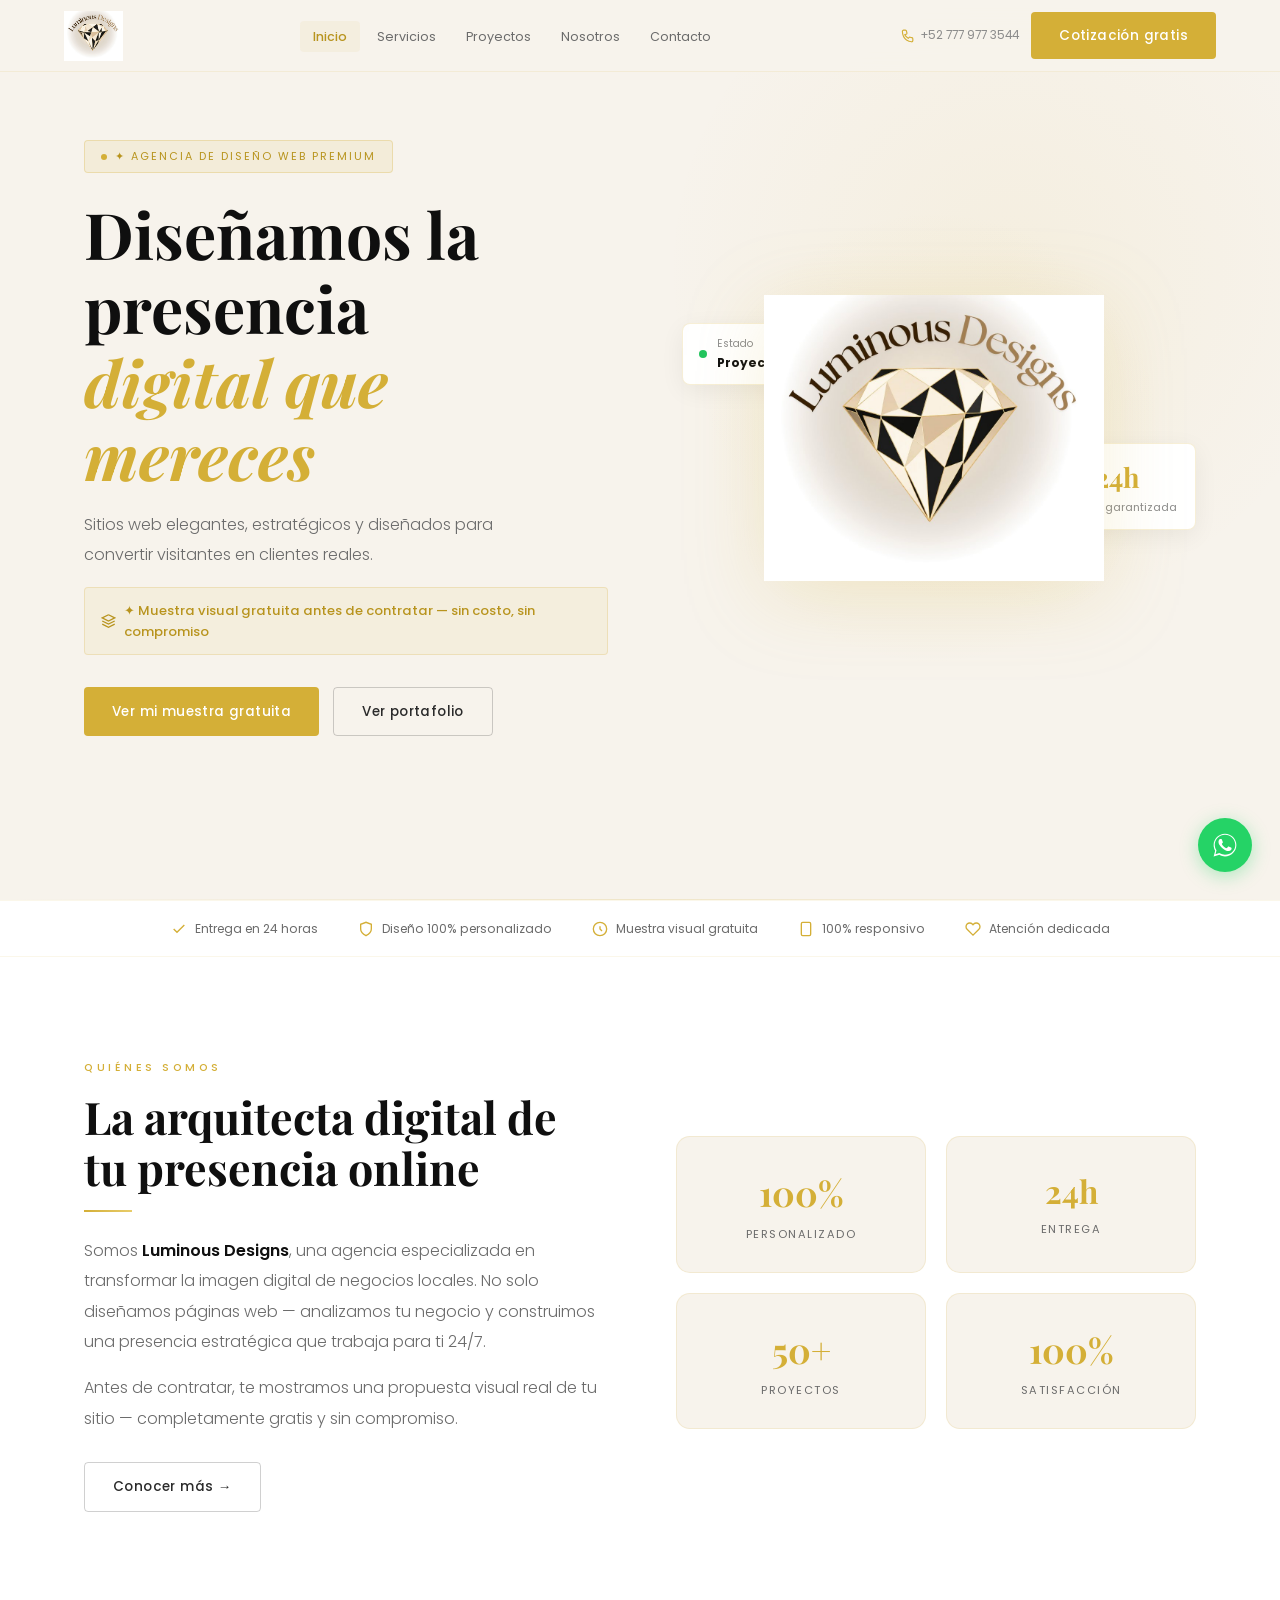
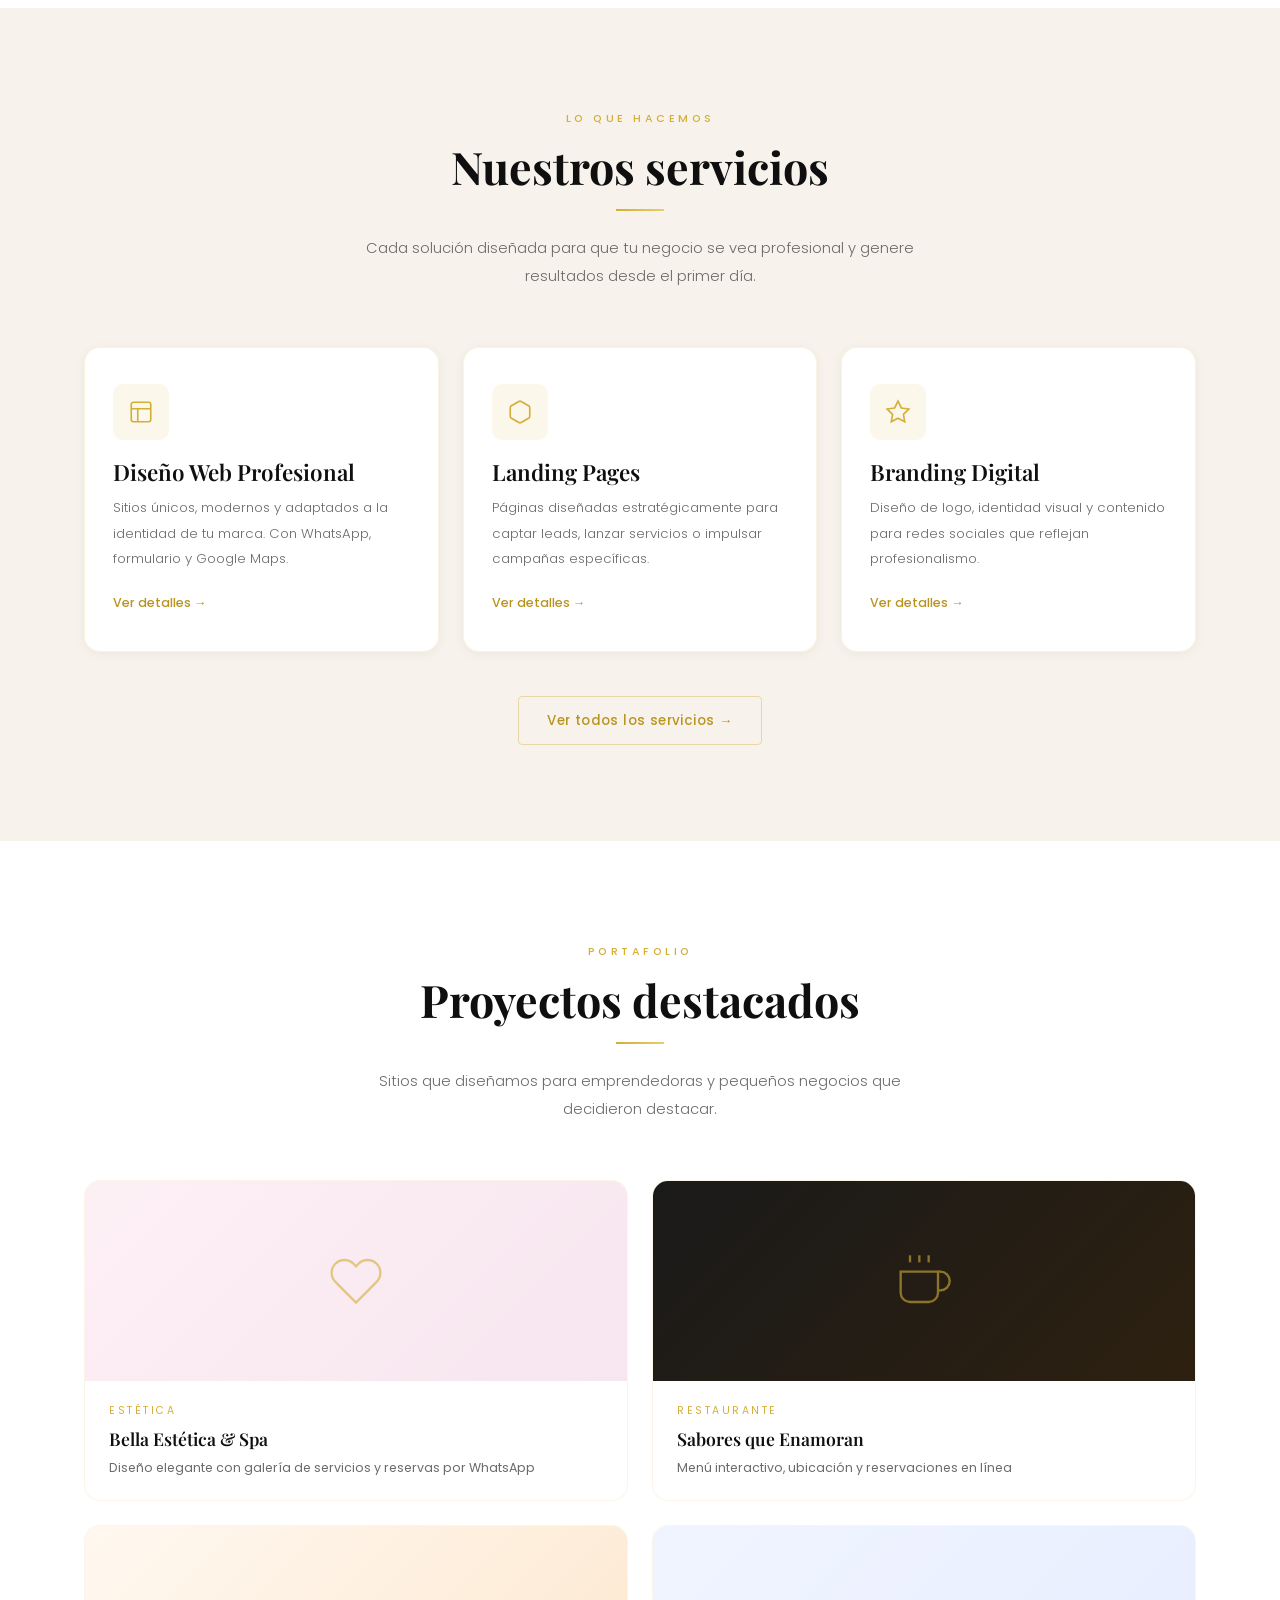
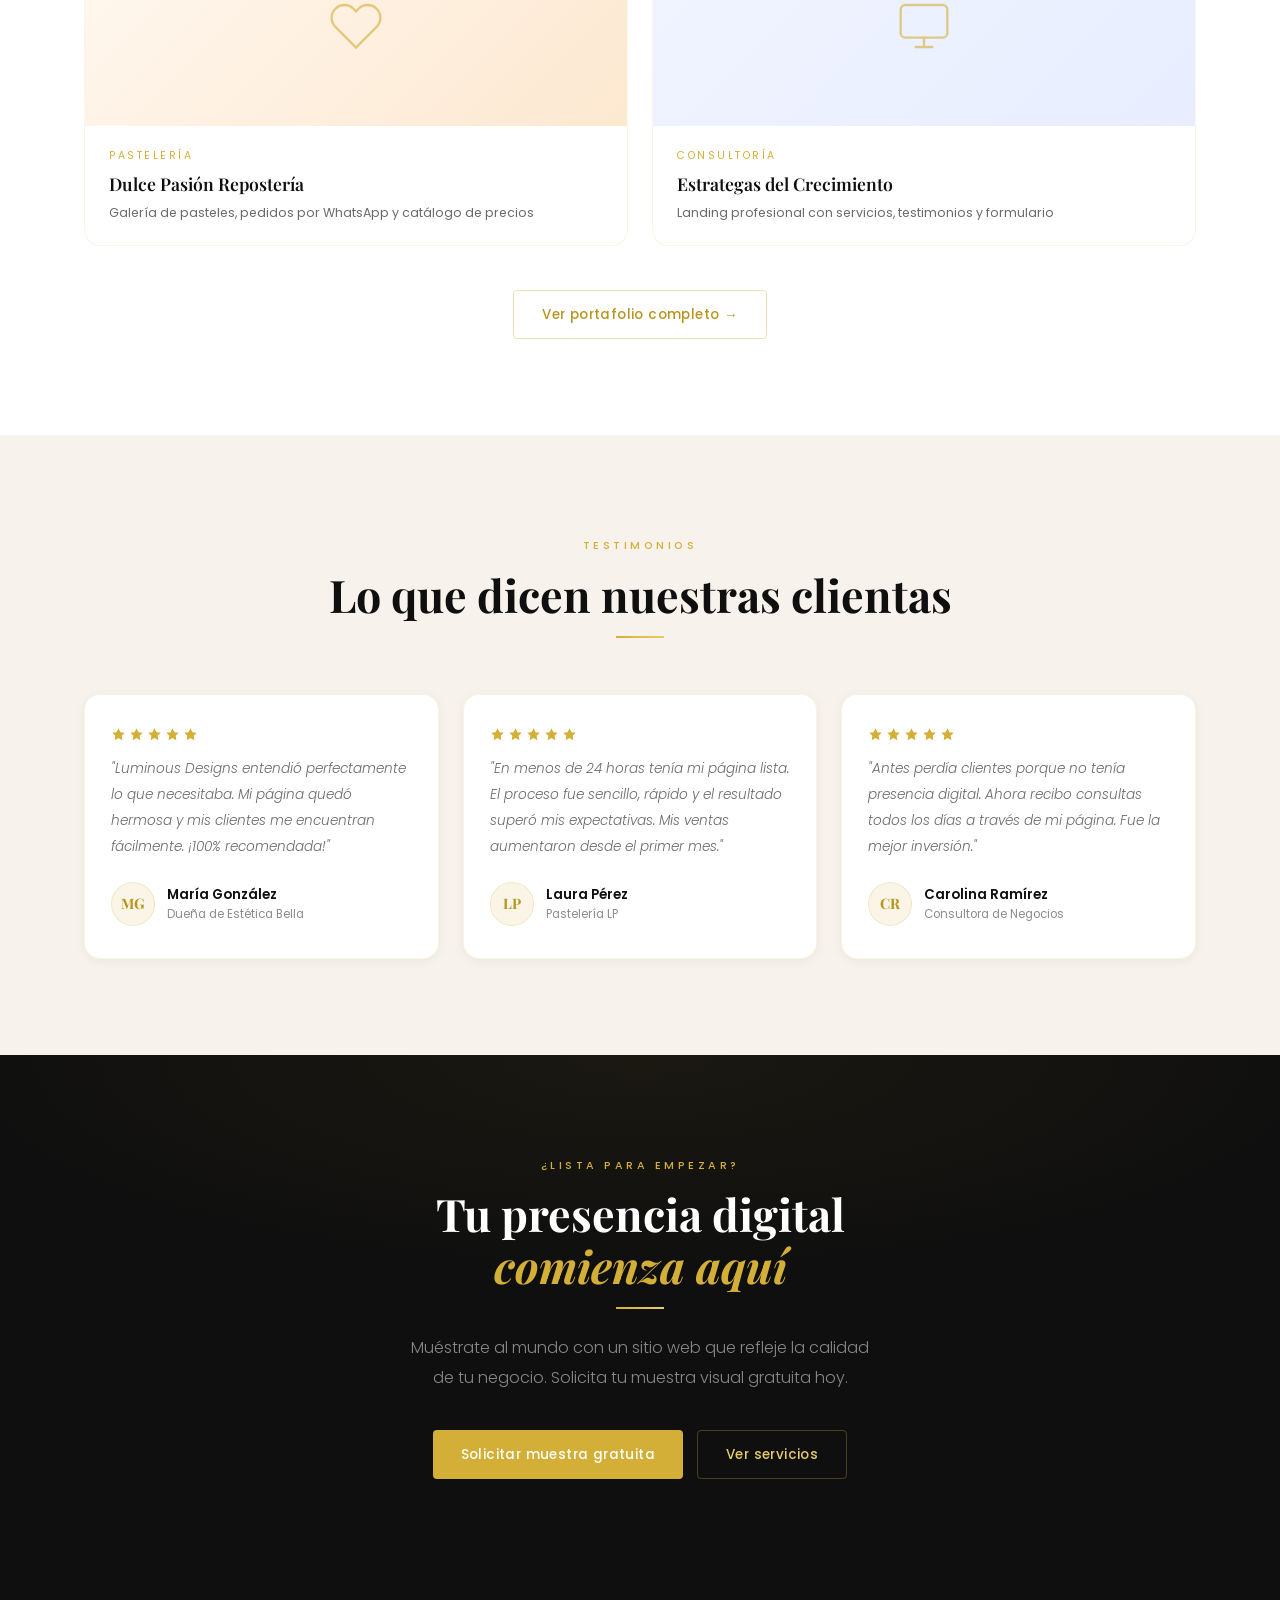
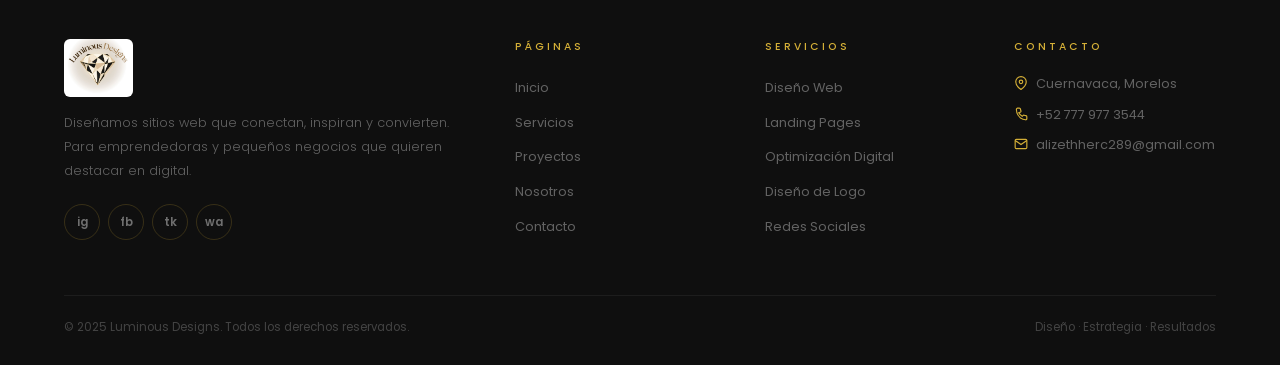
<file: index.html>
<!DOCTYPE html>
<html lang="es">
<head>
  <meta charset="UTF-8">
  <meta name="viewport" content="width=device-width, initial-scale=1.0">
  <meta name="description" content="Diseñamos sitios web profesionales para emprendedoras y pequeños negocios. Muestra visual gratuita antes de contratar. Entrega en 24 horas.">
  <meta name="robots" content="index, follow">
  <meta property="og:title" content="Luminous Designs | Diseño Web Premium en Cuernavaca">
  <meta property="og:description" content="Diseñamos sitios web profesionales para emprendedoras y pequeños negocios. Muestra visual gratuita antes de contratar. Entrega en 24 horas.">
  <meta property="og:type" content="website">
  <title>Luminous Designs | Diseño Web Premium en Cuernavaca</title>
  <link rel="stylesheet" href="css/main.css">
  <link rel="preconnect" href="https://fonts.googleapis.com">
</head>
<body>

<!-- PAGE TRANSITION -->
<div id="page-transition"></div>

<!-- NAVBAR -->
<nav id="navbar" role="navigation" aria-label="Navegación principal">
  <div class="nav-inner">
    <a href="index.html" class="nav-logo" aria-label="Luminous Designs — inicio">
      <img src="[data-uri]" alt="Luminous Designs" loading="eager">
    </a>
    <ul class="nav-links">
      <li><a href="index.html">Inicio</a></li>
      <li><a href="servicios.html">Servicios</a></li>
      <li><a href="proyectos.html">Proyectos</a></li>
      <li><a href="nosotros.html">Nosotros</a></li>
      <li><a href="contacto.html">Contacto</a></li>
    </ul>
    <div class="nav-right">
      <span class="nav-tel">
        <svg width="14" height="14" viewBox="0 0 24 24" fill="none" stroke="currentColor" stroke-width="2"><path d="M22 16.92v3a2 2 0 0 1-2.18 2 19.79 19.79 0 0 1-8.63-3.07A19.5 19.5 0 0 1 4.11 4.11 2 2 0 0 1 6.11 2h3a2 2 0 0 1 2 1.72c.127.96.361 1.903.7 2.81a2 2 0 0 1-.45 2.11L8.09 9.91a16 16 0 0 0 6 6l1.27-1.27a2 2 0 0 1 2.11-.45c.907.339 1.85.573 2.81.7A2 2 0 0 1 22 16.92z"/></svg>
        +52 777 977 3544
      </span>
      <a href="contacto.html" class="btn btn-gold">Cotización gratis</a>
    </div>
    <button class="hamburger" aria-label="Abrir menú" aria-expanded="false">
      <span></span><span></span><span></span>
    </button>
  </div>
</nav>

<!-- MOBILE MENU -->
<nav id="mobile-menu" aria-label="Menú móvil">
  <a href="index.html">Inicio</a>
  <a href="servicios.html">Servicios</a>
  <a href="proyectos.html">Proyectos</a>
  <a href="nosotros.html">Nosotros</a>
  <a href="contacto.html">Contacto</a>
  <a href="contacto.html" class="btn btn-gold">Cotización gratis</a>
</nav>

<main id="main-content">

  <!-- ── HERO ── -->
  <section class="hero" aria-label="Sección principal" style="background:var(--marfil)">
    <div class="hero-bg-glow"></div>
    <div class="section-inner" style="width:100%">
      <div style="display:grid;grid-template-columns:1fr 1fr;gap:64px;align-items:center">
        <div>
          <div class="badge">✦ Agencia de Diseño Web Premium</div>
          <h1 style="margin-bottom:18px">Diseñamos la presencia<br><em style="color:var(--dorado);font-style:italic">digital que mereces</em></h1>
          <p style="font-size:1rem;max-width:480px;margin-bottom:16px">Sitios web elegantes, estratégicos y diseñados para convertir visitantes en clientes reales.</p>
          <div style="display:flex;align-items:center;gap:8px;background:rgba(212,175,55,.08);border:1px solid rgba(212,175,55,.22);border-radius:4px;padding:12px 16px;margin-bottom:32px;font-size:.82rem;color:var(--dorado-dark);font-weight:500">
            <svg width="16" height="16" viewBox="0 0 24 24" fill="none" stroke="currentColor" stroke-width="2"><path d="M12 2L2 7l10 5 10-5-10-5M2 17l10 5 10-5M2 12l10 5 10-5"/></svg>
            ✦ Muestra visual gratuita antes de contratar — sin costo, sin compromiso
          </div>
          <div style="display:flex;gap:14px;flex-wrap:wrap">
            <a href="contacto.html" class="btn btn-gold">Ver mi muestra gratuita</a>
            <a href="proyectos.html" class="btn btn-outline">Ver portafolio</a>
          </div>
        </div>
        <div style="display:flex;justify-content:center;align-items:center;position:relative">
          <div style="position:absolute;width:460px;height:460px;border-radius:50%;background:radial-gradient(circle,rgba(212,175,55,.1) 0%,transparent 70%)"></div>
          <img src="[data-uri]" alt="Luminous Designs" style="width:340px;max-width:90%;filter:drop-shadow(0 16px 40px rgba(212,175,55,.18));position:relative;z-index:1;animation:heroFloat 6s ease-in-out infinite">
          <div style="position:absolute;top:10%;left:2%;background:var(--blanco);border:1px solid rgba(212,175,55,.2);border-radius:8px;padding:12px 16px;box-shadow:0 6px 24px rgba(0,0,0,.06);display:flex;align-items:center;gap:10px;font-size:.76rem">
            <div style="width:8px;height:8px;border-radius:50%;background:#22C55E;flex-shrink:0"></div>
            <div><div style="font-size:.64rem;color:var(--gris)">Estado</div><strong style="color:var(--negro)">Proyecto activo</strong></div>
          </div>
          <div style="position:absolute;bottom:18%;right:0;background:var(--blanco);border:1px solid rgba(212,175,55,.2);border-radius:8px;padding:12px 18px;box-shadow:0 6px 24px rgba(0,0,0,.06);text-align:center;font-size:.74rem">
            <div style="font-family:'Playfair Display',serif;font-size:1.7rem;font-weight:700;color:var(--dorado)">24h</div>
            <div style="color:var(--gris);font-size:.68rem">Entrega garantizada</div>
          </div>
        </div>
      </div>
    </div>
    <div style="position:absolute;bottom:0;left:0;right:0;height:1px;background:linear-gradient(90deg,transparent,rgba(212,175,55,.2),transparent)"></div>
    <style>@keyframes heroFloat{0%,100%{transform:translateY(0)}50%{transform:translateY(-12px)}}</style>
  </section>

  <!-- ── TRUST BAR ── -->
  <div class="trust-bar" role="complementary" aria-label="Diferenciadores">
    <div class="trust-bar-inner">
      <div class="trust-item"><svg width="16" height="16" viewBox="0 0 24 24" fill="none" stroke="currentColor" stroke-width="2"><polyline points="20 6 9 17 4 12"/></svg>Entrega en 24 horas</div>
      <div class="trust-item"><svg width="16" height="16" viewBox="0 0 24 24" fill="none" stroke="currentColor" stroke-width="2"><path d="M12 22s8-4 8-10V5l-8-3-8 3v7c0 6 8 10 8 10z"/></svg>Diseño 100% personalizado</div>
      <div class="trust-item"><svg width="16" height="16" viewBox="0 0 24 24" fill="none" stroke="currentColor" stroke-width="2"><circle cx="12" cy="12" r="10"/><path d="M12 8v4l3 3"/></svg>Muestra visual gratuita</div>
      <div class="trust-item"><svg width="16" height="16" viewBox="0 0 24 24" fill="none" stroke="currentColor" stroke-width="2"><rect x="5" y="2" width="14" height="20" rx="2"/></svg>100% responsivo</div>
      <div class="trust-item"><svg width="16" height="16" viewBox="0 0 24 24" fill="none" stroke="currentColor" stroke-width="2"><path d="M20.84 4.61a5.5 5.5 0 0 0-7.78 0L12 5.67l-1.06-1.06a5.5 5.5 0 0 0-7.78 7.78L12 21.23l7.78-7.78 1.06-1.06a5.5 5.5 0 0 0 0-7.78z"/></svg>Atención dedicada</div>
    </div>
  </div>

  <!-- ── BREVE PRESENTACIÓN ── -->
  <section style="background:var(--blanco);padding:96px 0">
    <div class="section-inner">
      <div style="display:grid;grid-template-columns:1fr 1fr;gap:72px;align-items:center">
        <div class="reveal-left">
          <span class="eyebrow">Quiénes somos</span>
          <h2 style="margin-bottom:16px">La arquitecta digital de tu presencia online</h2>
          <span class="gold-line"></span>
          <p style="margin-bottom:16px">Somos <strong style="color:var(--negro);font-weight:600">Luminous Designs</strong>, una agencia especializada en transformar la imagen digital de negocios locales. No solo diseñamos páginas web — analizamos tu negocio y construimos una presencia estratégica que trabaja para ti 24/7.</p>
          <p style="margin-bottom:28px">Antes de contratar, te mostramos una propuesta visual real de tu sitio — completamente gratis y sin compromiso.</p>
          <a href="nosotros.html" class="btn btn-outline">Conocer más →</a>
        </div>
        <div class="reveal-right">
          <div style="display:grid;grid-template-columns:1fr 1fr;gap:20px">
            <div style="background:var(--marfil);border:1px solid rgba(212,175,55,.15);border-radius:14px;padding:28px 22px;text-align:center">
              <div class="stat-num" data-count="100" data-suffix="%">0%</div>
              <div class="stat-label">Personalizado</div>
            </div>
            <div style="background:var(--marfil);border:1px solid rgba(212,175,55,.15);border-radius:14px;padding:28px 22px;text-align:center">
              <div class="stat-num" style="font-size:2rem">24h</div>
              <div class="stat-label">Entrega</div>
            </div>
            <div style="background:var(--marfil);border:1px solid rgba(212,175,55,.15);border-radius:14px;padding:28px 22px;text-align:center">
              <div class="stat-num" data-count="50" data-suffix="+">0+</div>
              <div class="stat-label">Proyectos</div>
            </div>
            <div style="background:var(--marfil);border:1px solid rgba(212,175,55,.15);border-radius:14px;padding:28px 22px;text-align:center">
              <div class="stat-num" data-count="100" data-suffix="%">0%</div>
              <div class="stat-label">Satisfacción</div>
            </div>
          </div>
        </div>
      </div>
    </div>
  </section>

  <!-- ── RESUMEN SERVICIOS ── -->
  <section style="background:var(--marfil);padding:96px 0">
    <div class="section-inner">
      <div class="section-header reveal">
        <span class="eyebrow">Lo que hacemos</span>
        <h2>Nuestros servicios</h2>
        <span class="gold-line center"></span>
        <p>Cada solución diseñada para que tu negocio se vea profesional y genere resultados desde el primer día.</p>
      </div>
      <div style="display:grid;grid-template-columns:repeat(3,1fr);gap:24px;margin-bottom:44px">
        <article class="card reveal delay-1" style="padding:36px 28px">
          <div class="icon-wrap"><svg width="26" height="26" viewBox="0 0 24 24" fill="none" stroke="currentColor" stroke-width="1.5"><rect x="3" y="3" width="18" height="18" rx="2"/><path d="M3 9h18M9 21V9"/></svg></div>
          <h3 style="margin-bottom:10px">Diseño Web Profesional</h3>
          <p style="font-size:.83rem;margin-bottom:18px">Sitios únicos, modernos y adaptados a la identidad de tu marca. Con WhatsApp, formulario y Google Maps.</p>
          <a href="servicios.html" style="font-size:.78rem;color:var(--dorado-dark);font-weight:500">Ver detalles →</a>
        </article>
        <article class="card reveal delay-2" style="padding:36px 28px">
          <div class="icon-wrap"><svg width="26" height="26" viewBox="0 0 24 24" fill="none" stroke="currentColor" stroke-width="1.5"><path d="M21 16V8a2 2 0 0 0-1-1.73l-7-4a2 2 0 0 0-2 0l-7 4A2 2 0 0 0 3 8v8a2 2 0 0 0 1 1.73l7 4a2 2 0 0 0 2 0l7-4A2 2 0 0 0 21 16z"/></svg></div>
          <h3 style="margin-bottom:10px">Landing Pages</h3>
          <p style="font-size:.83rem;margin-bottom:18px">Páginas diseñadas estratégicamente para captar leads, lanzar servicios o impulsar campañas específicas.</p>
          <a href="servicios.html" style="font-size:.78rem;color:var(--dorado-dark);font-weight:500">Ver detalles →</a>
        </article>
        <article class="card reveal delay-3" style="padding:36px 28px">
          <div class="icon-wrap"><svg width="26" height="26" viewBox="0 0 24 24" fill="none" stroke="currentColor" stroke-width="1.5"><polygon points="12 2 15.09 8.26 22 9.27 17 14.14 18.18 21.02 12 17.77 5.82 21.02 7 14.14 2 9.27 8.91 8.26 12 2"/></svg></div>
          <h3 style="margin-bottom:10px">Branding Digital</h3>
          <p style="font-size:.83rem;margin-bottom:18px">Diseño de logo, identidad visual y contenido para redes sociales que reflejan profesionalismo.</p>
          <a href="servicios.html" style="font-size:.78rem;color:var(--dorado-dark);font-weight:500">Ver detalles →</a>
        </article>
      </div>
      <div style="text-align:center">
        <a href="servicios.html" class="btn btn-outline-gold">Ver todos los servicios →</a>
      </div>
    </div>
  </section>

  <!-- ── PROYECTOS DESTACADOS ── -->
  <section style="background:var(--blanco);padding:96px 0">
    <div class="section-inner">
      <div class="section-header reveal">
        <span class="eyebrow">Portafolio</span>
        <h2>Proyectos destacados</h2>
        <span class="gold-line center"></span>
        <p>Sitios que diseñamos para emprendedoras y pequeños negocios que decidieron destacar.</p>
      </div>
      <div style="display:grid;grid-template-columns:repeat(2,1fr);gap:24px;margin-bottom:44px">
        <article class="project-card reveal delay-1">
          <div class="project-thumb" style="background:linear-gradient(135deg,#fdf0f5,#f7e5ef)">
            <svg width="56" height="56" viewBox="0 0 24 24" fill="none" stroke="#D4AF37" stroke-width="1" opacity=".6"><path d="M20.84 4.61a5.5 5.5 0 0 0-7.78 0L12 5.67l-1.06-1.06a5.5 5.5 0 0 0-7.78 7.78L12 21.23l7.78-7.78 1.06-1.06a5.5 5.5 0 0 0 0-7.78z"/></svg>
          </div>
          <div class="project-info">
            <div class="project-tipo">Estética</div>
            <div class="project-name">Bella Estética &amp; Spa</div>
            <div class="project-desc">Diseño elegante con galería de servicios y reservas por WhatsApp</div>
          </div>
        </article>
        <article class="project-card reveal delay-2">
          <div class="project-thumb" style="background:linear-gradient(135deg,#1a1a1a,#2d2010)">
            <svg width="56" height="56" viewBox="0 0 24 24" fill="none" stroke="#D4AF37" stroke-width="1" opacity=".6"><path d="M18 8h1a4 4 0 0 1 0 8h-1"/><path d="M2 8h16v9a4 4 0 0 1-4 4H6a4 4 0 0 1-4-4V8z"/><line x1="6" y1="1" x2="6" y2="4"/><line x1="10" y1="1" x2="10" y2="4"/><line x1="14" y1="1" x2="14" y2="4"/></svg>
          </div>
          <div class="project-info">
            <div class="project-tipo">Restaurante</div>
            <div class="project-name">Sabores que Enamoran</div>
            <div class="project-desc">Menú interactivo, ubicación y reservaciones en línea</div>
          </div>
        </article>
        <article class="project-card reveal delay-3">
          <div class="project-thumb" style="background:linear-gradient(135deg,#fff8f0,#fde8d0)">
            <svg width="56" height="56" viewBox="0 0 24 24" fill="none" stroke="#D4AF37" stroke-width="1" opacity=".6"><path d="M20.84 4.61a5.5 5.5 0 0 0-7.78 0L12 5.67l-1.06-1.06a5.5 5.5 0 0 0-7.78 7.78L12 21.23l7.78-7.78 1.06-1.06a5.5 5.5 0 0 0 0-7.78z"/></svg>
          </div>
          <div class="project-info">
            <div class="project-tipo">Pastelería</div>
            <div class="project-name">Dulce Pasión Repostería</div>
            <div class="project-desc">Galería de pasteles, pedidos por WhatsApp y catálogo de precios</div>
          </div>
        </article>
        <article class="project-card reveal delay-4">
          <div class="project-thumb" style="background:linear-gradient(135deg,#f0f4ff,#e8eeff)">
            <svg width="56" height="56" viewBox="0 0 24 24" fill="none" stroke="#D4AF37" stroke-width="1" opacity=".6"><rect x="2" y="3" width="20" height="14" rx="2"/><path d="M8 21h8M12 17v4"/></svg>
          </div>
          <div class="project-info">
            <div class="project-tipo">Consultoría</div>
            <div class="project-name">Estrategas del Crecimiento</div>
            <div class="project-desc">Landing profesional con servicios, testimonios y formulario</div>
          </div>
        </article>
      </div>
      <div style="text-align:center">
        <a href="proyectos.html" class="btn btn-outline-gold">Ver portafolio completo →</a>
      </div>
    </div>
  </section>

  <!-- ── TESTIMONIOS ── -->
  <section style="background:var(--marfil);padding:96px 0">
    <div class="section-inner">
      <div class="section-header reveal">
        <span class="eyebrow">Testimonios</span>
        <h2>Lo que dicen nuestras clientas</h2>
        <span class="gold-line center"></span>
      </div>
      <div style="display:grid;grid-template-columns:repeat(3,1fr);gap:24px">
        <article class="card reveal delay-1" style="padding:32px 26px">
          <div class="stars"><svg width="15" height="15" viewBox="0 0 24 24" fill="currentColor"><polygon points="12 2 15.09 8.26 22 9.27 17 14.14 18.18 21.02 12 17.77 5.82 21.02 7 14.14 2 9.27 8.91 8.26 12 2"/></svg><svg width="15" height="15" viewBox="0 0 24 24" fill="currentColor"><polygon points="12 2 15.09 8.26 22 9.27 17 14.14 18.18 21.02 12 17.77 5.82 21.02 7 14.14 2 9.27 8.91 8.26 12 2"/></svg><svg width="15" height="15" viewBox="0 0 24 24" fill="currentColor"><polygon points="12 2 15.09 8.26 22 9.27 17 14.14 18.18 21.02 12 17.77 5.82 21.02 7 14.14 2 9.27 8.91 8.26 12 2"/></svg><svg width="15" height="15" viewBox="0 0 24 24" fill="currentColor"><polygon points="12 2 15.09 8.26 22 9.27 17 14.14 18.18 21.02 12 17.77 5.82 21.02 7 14.14 2 9.27 8.91 8.26 12 2"/></svg><svg width="15" height="15" viewBox="0 0 24 24" fill="currentColor"><polygon points="12 2 15.09 8.26 22 9.27 17 14.14 18.18 21.02 12 17.77 5.82 21.02 7 14.14 2 9.27 8.91 8.26 12 2"/></svg></div>
          <p style="font-size:.85rem;font-style:italic;margin-bottom:22px">"Luminous Designs entendió perfectamente lo que necesitaba. Mi página quedó hermosa y mis clientes me encuentran fácilmente. ¡100% recomendada!"</p>
          <div style="display:flex;align-items:center;gap:12px">
            <div class="author-avatar">MG</div>
            <div><div class="author-name">María González</div><div class="author-role">Dueña de Estética Bella</div></div>
          </div>
        </article>
        <article class="card reveal delay-2" style="padding:32px 26px">
          <div class="stars"><svg width="15" height="15" viewBox="0 0 24 24" fill="currentColor"><polygon points="12 2 15.09 8.26 22 9.27 17 14.14 18.18 21.02 12 17.77 5.82 21.02 7 14.14 2 9.27 8.91 8.26 12 2"/></svg><svg width="15" height="15" viewBox="0 0 24 24" fill="currentColor"><polygon points="12 2 15.09 8.26 22 9.27 17 14.14 18.18 21.02 12 17.77 5.82 21.02 7 14.14 2 9.27 8.91 8.26 12 2"/></svg><svg width="15" height="15" viewBox="0 0 24 24" fill="currentColor"><polygon points="12 2 15.09 8.26 22 9.27 17 14.14 18.18 21.02 12 17.77 5.82 21.02 7 14.14 2 9.27 8.91 8.26 12 2"/></svg><svg width="15" height="15" viewBox="0 0 24 24" fill="currentColor"><polygon points="12 2 15.09 8.26 22 9.27 17 14.14 18.18 21.02 12 17.77 5.82 21.02 7 14.14 2 9.27 8.91 8.26 12 2"/></svg><svg width="15" height="15" viewBox="0 0 24 24" fill="currentColor"><polygon points="12 2 15.09 8.26 22 9.27 17 14.14 18.18 21.02 12 17.77 5.82 21.02 7 14.14 2 9.27 8.91 8.26 12 2"/></svg></div>
          <p style="font-size:.85rem;font-style:italic;margin-bottom:22px">"En menos de 24 horas tenía mi página lista. El proceso fue sencillo, rápido y el resultado superó mis expectativas. Mis ventas aumentaron desde el primer mes."</p>
          <div style="display:flex;align-items:center;gap:12px">
            <div class="author-avatar">LP</div>
            <div><div class="author-name">Laura Pérez</div><div class="author-role">Pastelería LP</div></div>
          </div>
        </article>
        <article class="card reveal delay-3" style="padding:32px 26px">
          <div class="stars"><svg width="15" height="15" viewBox="0 0 24 24" fill="currentColor"><polygon points="12 2 15.09 8.26 22 9.27 17 14.14 18.18 21.02 12 17.77 5.82 21.02 7 14.14 2 9.27 8.91 8.26 12 2"/></svg><svg width="15" height="15" viewBox="0 0 24 24" fill="currentColor"><polygon points="12 2 15.09 8.26 22 9.27 17 14.14 18.18 21.02 12 17.77 5.82 21.02 7 14.14 2 9.27 8.91 8.26 12 2"/></svg><svg width="15" height="15" viewBox="0 0 24 24" fill="currentColor"><polygon points="12 2 15.09 8.26 22 9.27 17 14.14 18.18 21.02 12 17.77 5.82 21.02 7 14.14 2 9.27 8.91 8.26 12 2"/></svg><svg width="15" height="15" viewBox="0 0 24 24" fill="currentColor"><polygon points="12 2 15.09 8.26 22 9.27 17 14.14 18.18 21.02 12 17.77 5.82 21.02 7 14.14 2 9.27 8.91 8.26 12 2"/></svg><svg width="15" height="15" viewBox="0 0 24 24" fill="currentColor"><polygon points="12 2 15.09 8.26 22 9.27 17 14.14 18.18 21.02 12 17.77 5.82 21.02 7 14.14 2 9.27 8.91 8.26 12 2"/></svg></div>
          <p style="font-size:.85rem;font-style:italic;margin-bottom:22px">"Antes perdía clientes porque no tenía presencia digital. Ahora recibo consultas todos los días a través de mi página. Fue la mejor inversión."</p>
          <div style="display:flex;align-items:center;gap:12px">
            <div class="author-avatar">CR</div>
            <div><div class="author-name">Carolina Ramírez</div><div class="author-role">Consultora de Negocios</div></div>
          </div>
        </article>
      </div>
    </div>
  </section>

  <!-- ── CTA FINAL ── -->
  <section class="section-dark" style="padding:96px 0;position:relative;overflow:hidden">
    <div style="position:absolute;inset:0;background:radial-gradient(ellipse 80% 60% at 50% 0%,rgba(212,175,55,.06) 0%,transparent 70%);pointer-events:none"></div>
    <div class="section-inner" style="text-align:center;position:relative">
      <span class="eyebrow">¿Lista para empezar?</span>
      <h2 style="color:var(--blanco);margin-bottom:16px">Tu presencia digital<br><em style="color:var(--dorado);font-style:italic">comienza aquí</em></h2>
      <span class="gold-line center"></span>
      <p style="max-width:480px;margin:0 auto 36px">Muéstrate al mundo con un sitio web que refleje la calidad de tu negocio. Solicita tu muestra visual gratuita hoy.</p>
      <div style="display:flex;gap:14px;justify-content:center;flex-wrap:wrap">
        <a href="contacto.html" class="btn btn-gold">Solicitar muestra gratuita</a>
        <a href="servicios.html" class="btn" style="border:1px solid rgba(212,175,55,.3);color:var(--dorado-light)">Ver servicios</a>
      </div>
    </div>
  </section>

</main>

<!-- FOOTER -->
<footer role="contentinfo">
  <div class="footer-grid">
    <div>
      <div class="footer-logo">
        <img src="[data-uri]" alt="Luminous Designs">
      </div>
      <p class="footer-desc">Diseñamos sitios web que conectan, inspiran y convierten. Para emprendedoras y pequeños negocios que quieren destacar en digital.</p>
      <div class="footer-socials">
        <a href="#" class="social-icon" aria-label="Instagram">ig</a>
        <a href="#" class="social-icon" aria-label="Facebook">fb</a>
        <a href="#" class="social-icon" aria-label="TikTok">tk</a>
        <a href="https://wa.me/527779773544" target="_blank" rel="noopener" class="social-icon" aria-label="WhatsApp">wa</a>
      </div>
    </div>
    <div>
      <div class="footer-col-title">Páginas</div>
      <ul class="footer-links">
        <li><a href="index.html">Inicio</a></li>
        <li><a href="servicios.html">Servicios</a></li>
        <li><a href="proyectos.html">Proyectos</a></li>
        <li><a href="nosotros.html">Nosotros</a></li>
        <li><a href="contacto.html">Contacto</a></li>
      </ul>
    </div>
    <div>
      <div class="footer-col-title">Servicios</div>
      <ul class="footer-links">
        <li><a href="servicios.html">Diseño Web</a></li>
        <li><a href="servicios.html">Landing Pages</a></li>
        <li><a href="servicios.html">Optimización Digital</a></li>
        <li><a href="servicios.html">Diseño de Logo</a></li>
        <li><a href="servicios.html">Redes Sociales</a></li>
      </ul>
    </div>
    <div>
      <div class="footer-col-title">Contacto</div>
      <div class="footer-contact-item">
        <svg width="14" height="14" viewBox="0 0 24 24" fill="none" stroke="currentColor" stroke-width="2"><path d="M21 10c0 7-9 13-9 13s-9-6-9-13a9 9 0 0 1 18 0z"/><circle cx="12" cy="10" r="3"/></svg>
        Cuernavaca, Morelos
      </div>
      <div class="footer-contact-item">
        <svg width="14" height="14" viewBox="0 0 24 24" fill="none" stroke="currentColor" stroke-width="2"><path d="M22 16.92v3a2 2 0 0 1-2.18 2 19.79 19.79 0 0 1-8.63-3.07A19.5 19.5 0 0 1 4.11 4.11 2 2 0 0 1 6.11 2h3a2 2 0 0 1 2 1.72c.127.96.361 1.903.7 2.81a2 2 0 0 1-.45 2.11L8.09 9.91a16 16 0 0 0 6 6l1.27-1.27a2 2 0 0 1 2.11-.45c.907.339 1.85.573 2.81.7A2 2 0 0 1 22 16.92z"/></svg>
        +52 777 977 3544
      </div>
      <div class="footer-contact-item">
        <svg width="14" height="14" viewBox="0 0 24 24" fill="none" stroke="currentColor" stroke-width="2"><path d="M4 4h16c1.1 0 2 .9 2 2v12c0 1.1-.9 2-2 2H4c-1.1 0-2-.9-2-2V6c0-1.1.9-2 2-2z"/><polyline points="22,6 12,13 2,6"/></svg>
        alizethherc289@gmail.com
      </div>
    </div>
  </div>
  <div class="footer-bottom">
    <span class="footer-copy">© 2025 Luminous Designs. Todos los derechos reservados.</span>
    <span class="footer-copy">Diseño · Estrategia · Resultados</span>
  </div>
</footer>

<!-- WHATSAPP FLOAT -->
<a href="https://wa.me/527779773544?text=Hola%20Luminous%20Designs,%20me%20interesa%20conocer%20sus%20servicios" target="_blank" rel="noopener" class="wa-float" aria-label="Contactar por WhatsApp">
  <svg viewBox="0 0 24 24" xmlns="http://www.w3.org/2000/svg"><path d="M17.472 14.382c-.297-.149-1.758-.867-2.03-.967-.273-.099-.471-.148-.67.15-.197.297-.767.966-.94 1.164-.173.199-.347.223-.644.075-.297-.15-1.255-.463-2.39-1.475-.883-.788-1.48-1.761-1.653-2.059-.173-.297-.018-.458.13-.606.134-.133.298-.347.446-.52.149-.174.198-.298.298-.497.099-.198.05-.371-.025-.52-.075-.149-.669-1.612-.916-2.207-.242-.579-.487-.5-.669-.51-.173-.008-.371-.01-.57-.01-.198 0-.52.074-.792.372-.272.297-1.04 1.016-1.04 2.479 0 1.462 1.065 2.875 1.213 3.074.149.198 2.096 3.2 5.077 4.487.709.306 1.262.489 1.694.625.712.227 1.36.195 1.871.118.571-.085 1.758-.719 2.006-1.413.248-.694.248-1.289.173-1.413-.074-.124-.272-.198-.57-.347z"/><path d="M12.003 1.5C6.201 1.5 1.5 6.201 1.5 12.003c0 1.9.507 3.72 1.449 5.298L1.5 22.5l5.358-1.405C8.386 22.007 10.16 22.5 12.003 22.5 17.8 22.5 22.5 17.799 22.5 12.003 22.5 6.201 17.8 1.5 12.003 1.5zm0 19.5c-1.712 0-3.383-.447-4.845-1.295l-.347-.206-3.603.945.962-3.52-.226-.362A9.47 9.47 0 0 1 2.5 12.003C2.5 6.753 6.753 2.5 12.003 2.5S21.5 6.753 21.5 12.003 17.248 21 12.003 21z"/></svg>
</a>

<script src="js/main.js"></script>
</body>
</html>
</file>
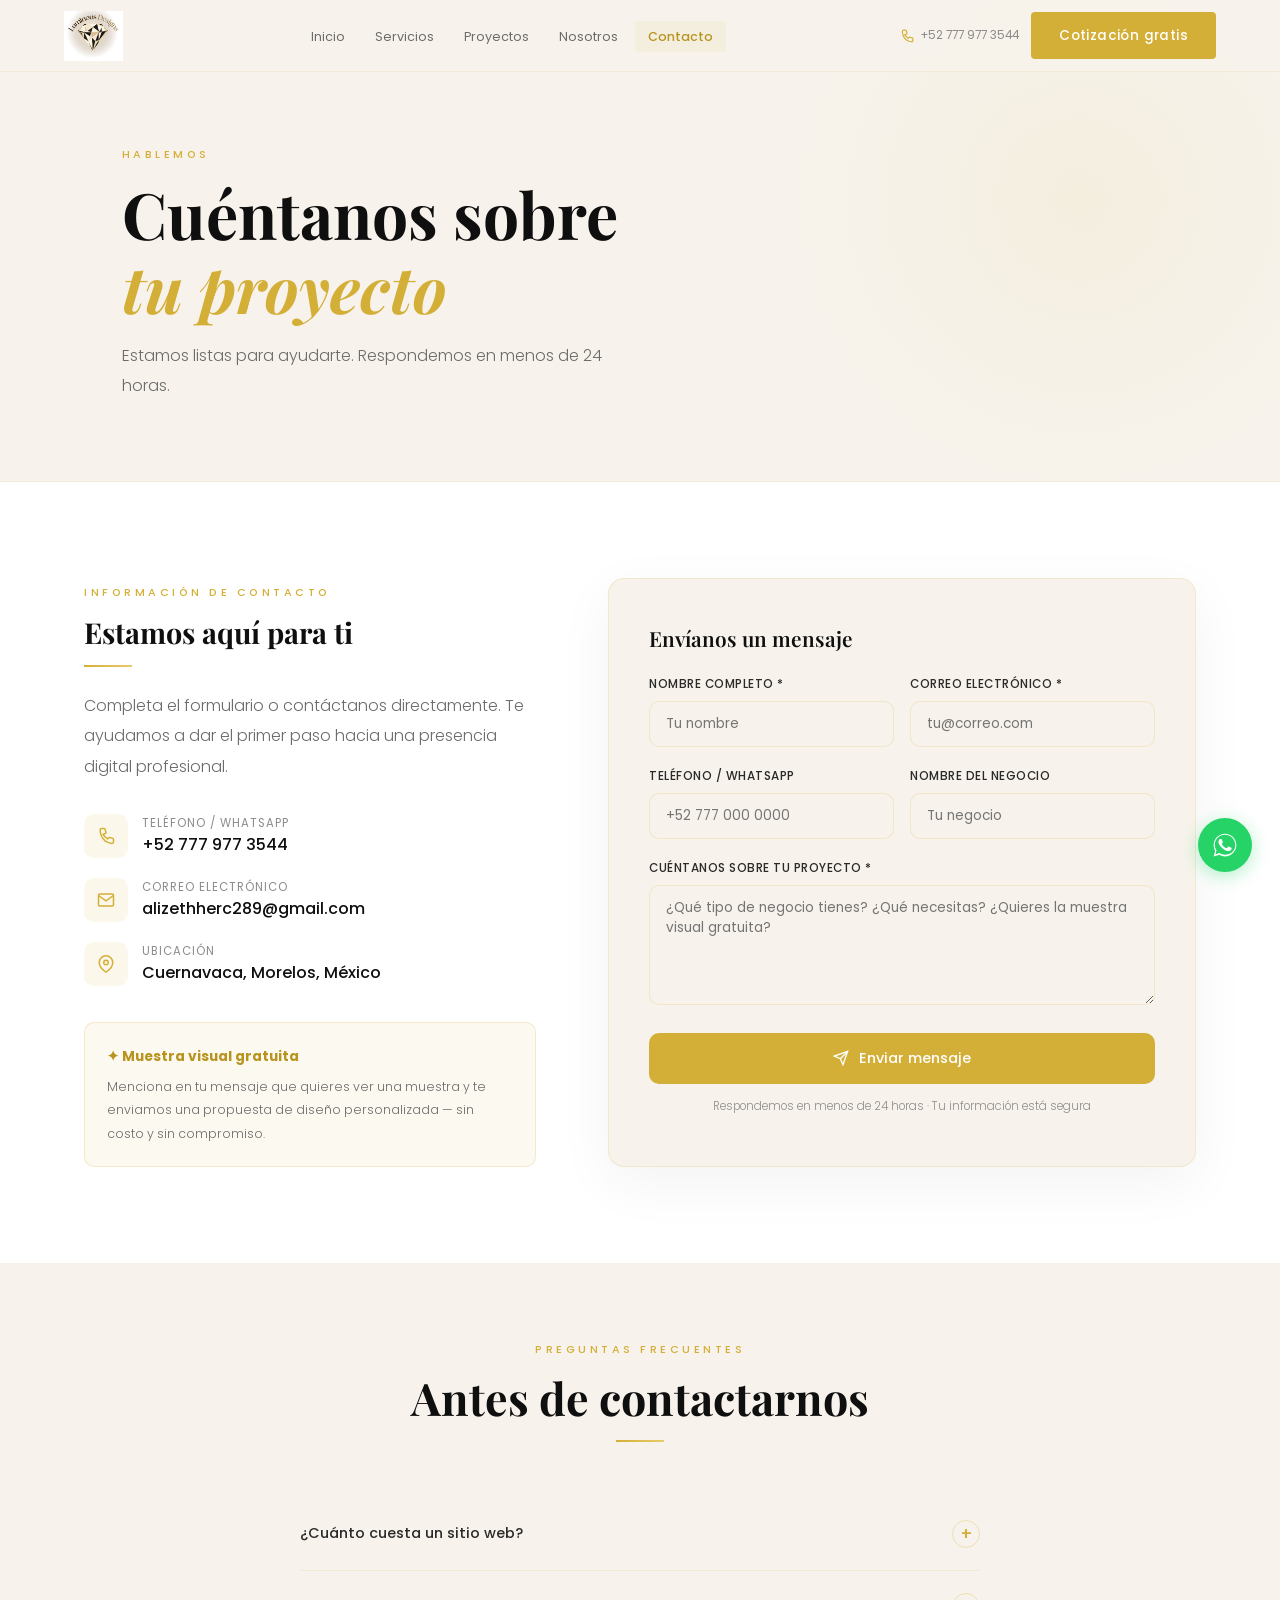
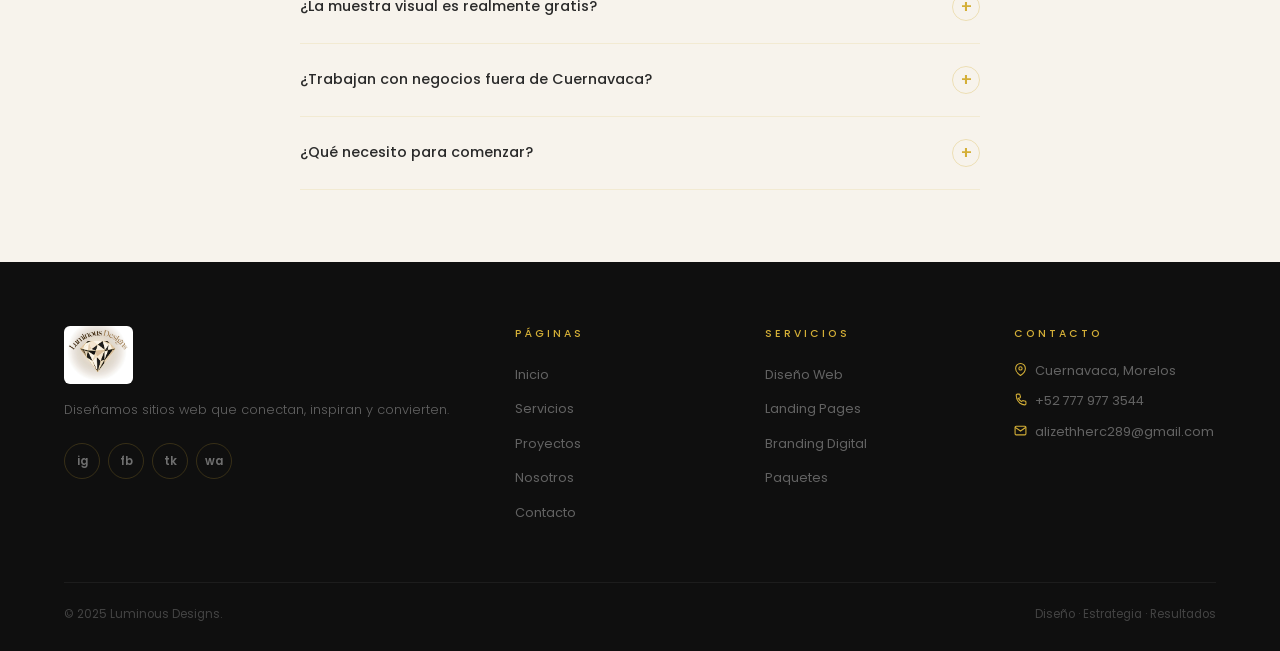
<file: contacto.html>
<!DOCTYPE html>
<html lang="es">
<head>
  <meta charset="UTF-8"><meta name="viewport" content="width=device-width, initial-scale=1.0">
  <meta name="description" content="Contáctanos para tu sitio web profesional. Muestra visual gratuita sin compromiso. Respondemos en menos de 24 horas."><meta name="robots" content="index, follow">
  <title>Contacto | Luminous Designs</title>
  <link rel="stylesheet" href="css/main.css">
</head>
<body>
<div id="page-transition"></div>
<nav id="navbar" role="navigation" aria-label="Navegación principal">
  <div class="nav-inner">
    <a href="index.html" class="nav-logo"><img src="[data-uri]" alt="Luminous Designs" loading="eager"></a>
    <ul class="nav-links"><li><a href="index.html">Inicio</a></li><li><a href="servicios.html">Servicios</a></li><li><a href="proyectos.html">Proyectos</a></li><li><a href="nosotros.html">Nosotros</a></li><li><a href="contacto.html">Contacto</a></li></ul>
    <div class="nav-right"><span class="nav-tel"><svg width="14" height="14" viewBox="0 0 24 24" fill="none" stroke="currentColor" stroke-width="2"><path d="M22 16.92v3a2 2 0 0 1-2.18 2 19.79 19.79 0 0 1-8.63-3.07A19.5 19.5 0 0 1 4.11 4.11 2 2 0 0 1 6.11 2h3a2 2 0 0 1 2 1.72c.127.96.361 1.903.7 2.81a2 2 0 0 1-.45 2.11L8.09 9.91a16 16 0 0 0 6 6l1.27-1.27a2 2 0 0 1 2.11-.45c.907.339 1.85.573 2.81.7A2 2 0 0 1 22 16.92z"/></svg>+52 777 977 3544</span><a href="contacto.html" class="btn btn-gold">Cotización gratis</a></div>
    <button class="hamburger" aria-label="Abrir menú"><span></span><span></span><span></span></button>
  </div>
</nav>
<nav id="mobile-menu" aria-label="Menú móvil"><a href="index.html">Inicio</a><a href="servicios.html">Servicios</a><a href="proyectos.html">Proyectos</a><a href="nosotros.html">Nosotros</a><a href="contacto.html">Contacto</a><a href="contacto.html" class="btn btn-gold">Cotización gratis</a></nav>
<main id="main-content">

  <section class="page-hero">
    <div class="page-hero-glow"></div>
    <div class="section-inner">
      <span class="eyebrow">Hablemos</span>
      <h1 style="margin-bottom:16px">Cuéntanos sobre<br><em style="color:var(--dorado);font-style:italic">tu proyecto</em></h1>
      <p>Estamos listas para ayudarte. Respondemos en menos de 24 horas.</p>
    </div>
  </section>

  <section style="background:var(--blanco);padding:96px 0">
    <div class="section-inner">
      <div style="display:grid;grid-template-columns:1fr 1.3fr;gap:72px;align-items:start">

        <div class="reveal-left">
          <span class="eyebrow">Información de contacto</span>
          <h2 style="font-size:1.8rem;margin-bottom:14px">Estamos aquí para ti</h2>
          <span class="gold-line"></span>
          <p style="margin-bottom:32px">Completa el formulario o contáctanos directamente. Te ayudamos a dar el primer paso hacia una presencia digital profesional.</p>

          <div style="display:flex;flex-direction:column;gap:20px;margin-bottom:36px">
            <div style="display:flex;align-items:center;gap:14px">
              <div style="width:44px;height:44px;border-radius:10px;background:rgba(212,175,55,.1);display:flex;align-items:center;justify-content:center;flex-shrink:0"><svg width="18" height="18" viewBox="0 0 24 24" fill="none" stroke="var(--dorado)" stroke-width="2"><path d="M22 16.92v3a2 2 0 0 1-2.18 2 19.79 19.79 0 0 1-8.63-3.07A19.5 19.5 0 0 1 4.11 4.11 2 2 0 0 1 6.11 2h3a2 2 0 0 1 2 1.72c.127.96.361 1.903.7 2.81a2 2 0 0 1-.45 2.11L8.09 9.91a16 16 0 0 0 6 6l1.27-1.27a2 2 0 0 1 2.11-.45c.907.339 1.85.573 2.81.7A2 2 0 0 1 22 16.92z"/></svg></div>
              <div><div style="font-size:.72rem;color:var(--gris);letter-spacing:1px;text-transform:uppercase">Teléfono / WhatsApp</div><div style="font-weight:500;color:var(--negro)">+52 777 977 3544</div></div>
            </div>
            <div style="display:flex;align-items:center;gap:14px">
              <div style="width:44px;height:44px;border-radius:10px;background:rgba(212,175,55,.1);display:flex;align-items:center;justify-content:center;flex-shrink:0"><svg width="18" height="18" viewBox="0 0 24 24" fill="none" stroke="var(--dorado)" stroke-width="2"><path d="M4 4h16c1.1 0 2 .9 2 2v12c0 1.1-.9 2-2 2H4c-1.1 0-2-.9-2-2V6c0-1.1.9-2 2-2z"/><polyline points="22,6 12,13 2,6"/></svg></div>
              <div><div style="font-size:.72rem;color:var(--gris);letter-spacing:1px;text-transform:uppercase">Correo electrónico</div><div style="font-weight:500;color:var(--negro)">alizethherc289@gmail.com</div></div>
            </div>
            <div style="display:flex;align-items:center;gap:14px">
              <div style="width:44px;height:44px;border-radius:10px;background:rgba(212,175,55,.1);display:flex;align-items:center;justify-content:center;flex-shrink:0"><svg width="18" height="18" viewBox="0 0 24 24" fill="none" stroke="var(--dorado)" stroke-width="2"><path d="M21 10c0 7-9 13-9 13s-9-6-9-13a9 9 0 0 1 18 0z"/><circle cx="12" cy="10" r="3"/></svg></div>
              <div><div style="font-size:.72rem;color:var(--gris);letter-spacing:1px;text-transform:uppercase">Ubicación</div><div style="font-weight:500;color:var(--negro)">Cuernavaca, Morelos, México</div></div>
            </div>
          </div>

          <div style="background:rgba(212,175,55,.07);border:1px solid rgba(212,175,55,.22);border-radius:10px;padding:20px 22px">
            <strong style="font-size:.86rem;color:var(--dorado-dark)">✦ Muestra visual gratuita</strong>
            <p style="font-size:.78rem;margin-top:6px">Menciona en tu mensaje que quieres ver una muestra y te enviamos una propuesta de diseño personalizada — sin costo y sin compromiso.</p>
          </div>
        </div>

        <div class="reveal-right">
          <div style="background:var(--marfil);border:1px solid rgba(212,175,55,.18);border-radius:16px;padding:48px 40px;box-shadow:0 16px 56px rgba(0,0,0,.05)">
            <h3 style="font-size:1.3rem;margin-bottom:24px">Envíanos un mensaje</h3>
            <form id="contact-form" action="https://formspree.io/f/xbdebeoy" method="POST" novalidate>
              <div class="form-row">
                <div class="form-group">
                  <label for="nombre">Nombre completo *</label>
                  <input type="text" id="nombre" name="nombre" placeholder="Tu nombre" required autocomplete="name">
                </div>
                <div class="form-group">
                  <label for="correo">Correo electrónico *</label>
                  <input type="email" id="correo" name="correo" placeholder="tu@correo.com" required autocomplete="email">
                </div>
              </div>
              <div class="form-row">
                <div class="form-group">
                  <label for="telefono">Teléfono / WhatsApp</label>
                  <input type="tel" id="telefono" name="telefono" placeholder="+52 777 000 0000" autocomplete="tel">
                </div>
                <div class="form-group">
                  <label for="negocio">Nombre del negocio</label>
                  <input type="text" id="negocio" name="negocio" placeholder="Tu negocio">
                </div>
              </div>
              <div class="form-group">
                <label for="mensaje">Cuéntanos sobre tu proyecto *</label>
                <textarea id="mensaje" name="mensaje" placeholder="¿Qué tipo de negocio tienes? ¿Qué necesitas? ¿Quieres la muestra visual gratuita?" required></textarea>
              </div>
              <button type="submit" class="form-submit">
                <svg width="16" height="16" viewBox="0 0 24 24" fill="none" stroke="currentColor" stroke-width="2"><line x1="22" y1="2" x2="11" y2="13"/><polygon points="22 2 15 22 11 13 2 9 22 2"/></svg>
                Enviar mensaje
              </button>
              <p style="text-align:center;font-size:.72rem;color:var(--gris);margin-top:12px">Respondemos en menos de 24 horas · Tu información está segura</p>
            </form>
            <div class="form-success" id="form-success">
              <svg width="52" height="52" viewBox="0 0 24 24" fill="none" stroke="currentColor" stroke-width="1.5"><path d="M22 11.08V12a10 10 0 1 1-5.93-9.14"/><polyline points="22 4 12 14.01 9 11.01"/></svg>
              <h3>¡Mensaje enviado!</h3>
              <p style="font-size:.85rem">Gracias por contactarnos. Te responderemos en menos de 24 horas con tu propuesta personalizada.</p>
            </div>
          </div>
        </div>

      </div>
    </div>
  </section>

  <section style="background:var(--marfil);padding:72px 0">
    <div class="section-inner">
      <div class="section-header reveal">
        <span class="eyebrow">Preguntas frecuentes</span>
        <h2>Antes de contactarnos</h2>
        <span class="gold-line center"></span>
      </div>
      <div style="max-width:680px;margin:0 auto">
        <div class="faq-item reveal"><button class="faq-q" aria-expanded="false">¿Cuánto cuesta un sitio web?<span class="faq-toggle">+</span></button><div class="faq-a"><p>Nuestros paquetes comienzan desde $399 USD. El precio depende de la cantidad de páginas y funcionalidades. Visita nuestra <a href="servicios.html" style="color:var(--dorado-dark)">página de servicios</a> para ver todos los paquetes.</p></div></div>
        <div class="faq-item reveal"><button class="faq-q" aria-expanded="false">¿La muestra visual es realmente gratis?<span class="faq-toggle">+</span></button><div class="faq-a"><p>Sí, completamente gratis y sin compromiso. Solo comparte información de tu negocio y en 24 horas tienes una propuesta de diseño real.</p></div></div>
        <div class="faq-item reveal"><button class="faq-q" aria-expanded="false">¿Trabajan con negocios fuera de Cuernavaca?<span class="faq-toggle">+</span></button><div class="faq-a"><p>¡Sí! Trabajamos con clientes de todo México de forma remota. Todo el proceso se hace en línea sin necesidad de reuniones presenciales.</p></div></div>
        <div class="faq-item reveal"><button class="faq-q" aria-expanded="false">¿Qué necesito para comenzar?<span class="faq-toggle">+</span></button><div class="faq-a"><p>Solo necesitas información básica de tu negocio: nombre, servicios, fotos si tienes y datos de contacto. Nosotras te guiamos en todo el proceso.</p></div></div>
      </div>
    </div>
  </section>

</main>
<footer role="contentinfo"><div class="footer-grid">
  <div><div class="footer-logo"><img src="[data-uri]" alt="Luminous Designs"></div><p class="footer-desc">Diseñamos sitios web que conectan, inspiran y convierten.</p><div class="footer-socials"><a href="#" class="social-icon">ig</a><a href="#" class="social-icon">fb</a><a href="#" class="social-icon">tk</a><a href="https://wa.me/527779773544" target="_blank" rel="noopener" class="social-icon">wa</a></div></div>
  <div><div class="footer-col-title">Páginas</div><ul class="footer-links"><li><a href="index.html">Inicio</a></li><li><a href="servicios.html">Servicios</a></li><li><a href="proyectos.html">Proyectos</a></li><li><a href="nosotros.html">Nosotros</a></li><li><a href="contacto.html">Contacto</a></li></ul></div>
  <div><div class="footer-col-title">Servicios</div><ul class="footer-links"><li><a href="servicios.html">Diseño Web</a></li><li><a href="servicios.html">Landing Pages</a></li><li><a href="servicios.html">Branding Digital</a></li><li><a href="servicios.html">Paquetes</a></li></ul></div>
  <div><div class="footer-col-title">Contacto</div><div class="footer-contact-item"><svg width="13" height="13" viewBox="0 0 24 24" fill="none" stroke="currentColor" stroke-width="2"><path d="M21 10c0 7-9 13-9 13s-9-6-9-13a9 9 0 0 1 18 0z"/><circle cx="12" cy="10" r="3"/></svg>Cuernavaca, Morelos</div><div class="footer-contact-item"><svg width="13" height="13" viewBox="0 0 24 24" fill="none" stroke="currentColor" stroke-width="2"><path d="M22 16.92v3a2 2 0 0 1-2.18 2 19.79 19.79 0 0 1-8.63-3.07A19.5 19.5 0 0 1 4.11 4.11 2 2 0 0 1 6.11 2h3a2 2 0 0 1 2 1.72c.127.96.361 1.903.7 2.81a2 2 0 0 1-.45 2.11L8.09 9.91a16 16 0 0 0 6 6l1.27-1.27a2 2 0 0 1 2.11-.45c.907.339 1.85.573 2.81.7A2 2 0 0 1 22 16.92z"/></svg>+52 777 977 3544</div><div class="footer-contact-item"><svg width="13" height="13" viewBox="0 0 24 24" fill="none" stroke="currentColor" stroke-width="2"><path d="M4 4h16c1.1 0 2 .9 2 2v12c0 1.1-.9 2-2 2H4c-1.1 0-2-.9-2-2V6c0-1.1.9-2 2-2z"/><polyline points="22,6 12,13 2,6"/></svg>alizethherc289@gmail.com</div></div>
</div><div class="footer-bottom"><span class="footer-copy">© 2025 Luminous Designs.</span><span class="footer-copy">Diseño · Estrategia · Resultados</span></div></footer>
<a href="https://wa.me/527779773544" target="_blank" rel="noopener" class="wa-float" aria-label="WhatsApp"><svg viewBox="0 0 24 24"><path d="M17.472 14.382c-.297-.149-1.758-.867-2.03-.967-.273-.099-.471-.148-.67.15-.197.297-.767.966-.94 1.164-.173.199-.347.223-.644.075-.297-.15-1.255-.463-2.39-1.475-.883-.788-1.48-1.761-1.653-2.059-.173-.297-.018-.458.13-.606.134-.133.298-.347.446-.52.149-.174.198-.298.298-.497.099-.198.05-.371-.025-.52-.075-.149-.669-1.612-.916-2.207-.242-.579-.487-.5-.669-.51-.173-.008-.371-.01-.57-.01-.198 0-.52.074-.792.372-.272.297-1.04 1.016-1.04 2.479 0 1.462 1.065 2.875 1.213 3.074.149.198 2.096 3.2 5.077 4.487.709.306 1.262.489 1.694.625.712.227 1.36.195 1.871.118.571-.085 1.758-.719 2.006-1.413.248-.694.248-1.289.173-1.413-.074-.124-.272-.198-.57-.347z"/><path d="M12.003 1.5C6.201 1.5 1.5 6.201 1.5 12.003c0 1.9.507 3.72 1.449 5.298L1.5 22.5l5.358-1.405C8.386 22.007 10.16 22.5 12.003 22.5 17.8 22.5 22.5 17.799 22.5 12.003 22.5 6.201 17.8 1.5 12.003 1.5zm0 19.5c-1.712 0-3.383-.447-4.845-1.295l-.347-.206-3.603.945.962-3.52-.226-.362A9.47 9.47 0 0 1 2.5 12.003C2.5 6.753 6.753 2.5 12.003 2.5S21.5 6.753 21.5 12.003 17.248 21 12.003 21z"/></svg></a>
<script src="js/main.js"></script>
</body>
</html>
</file>
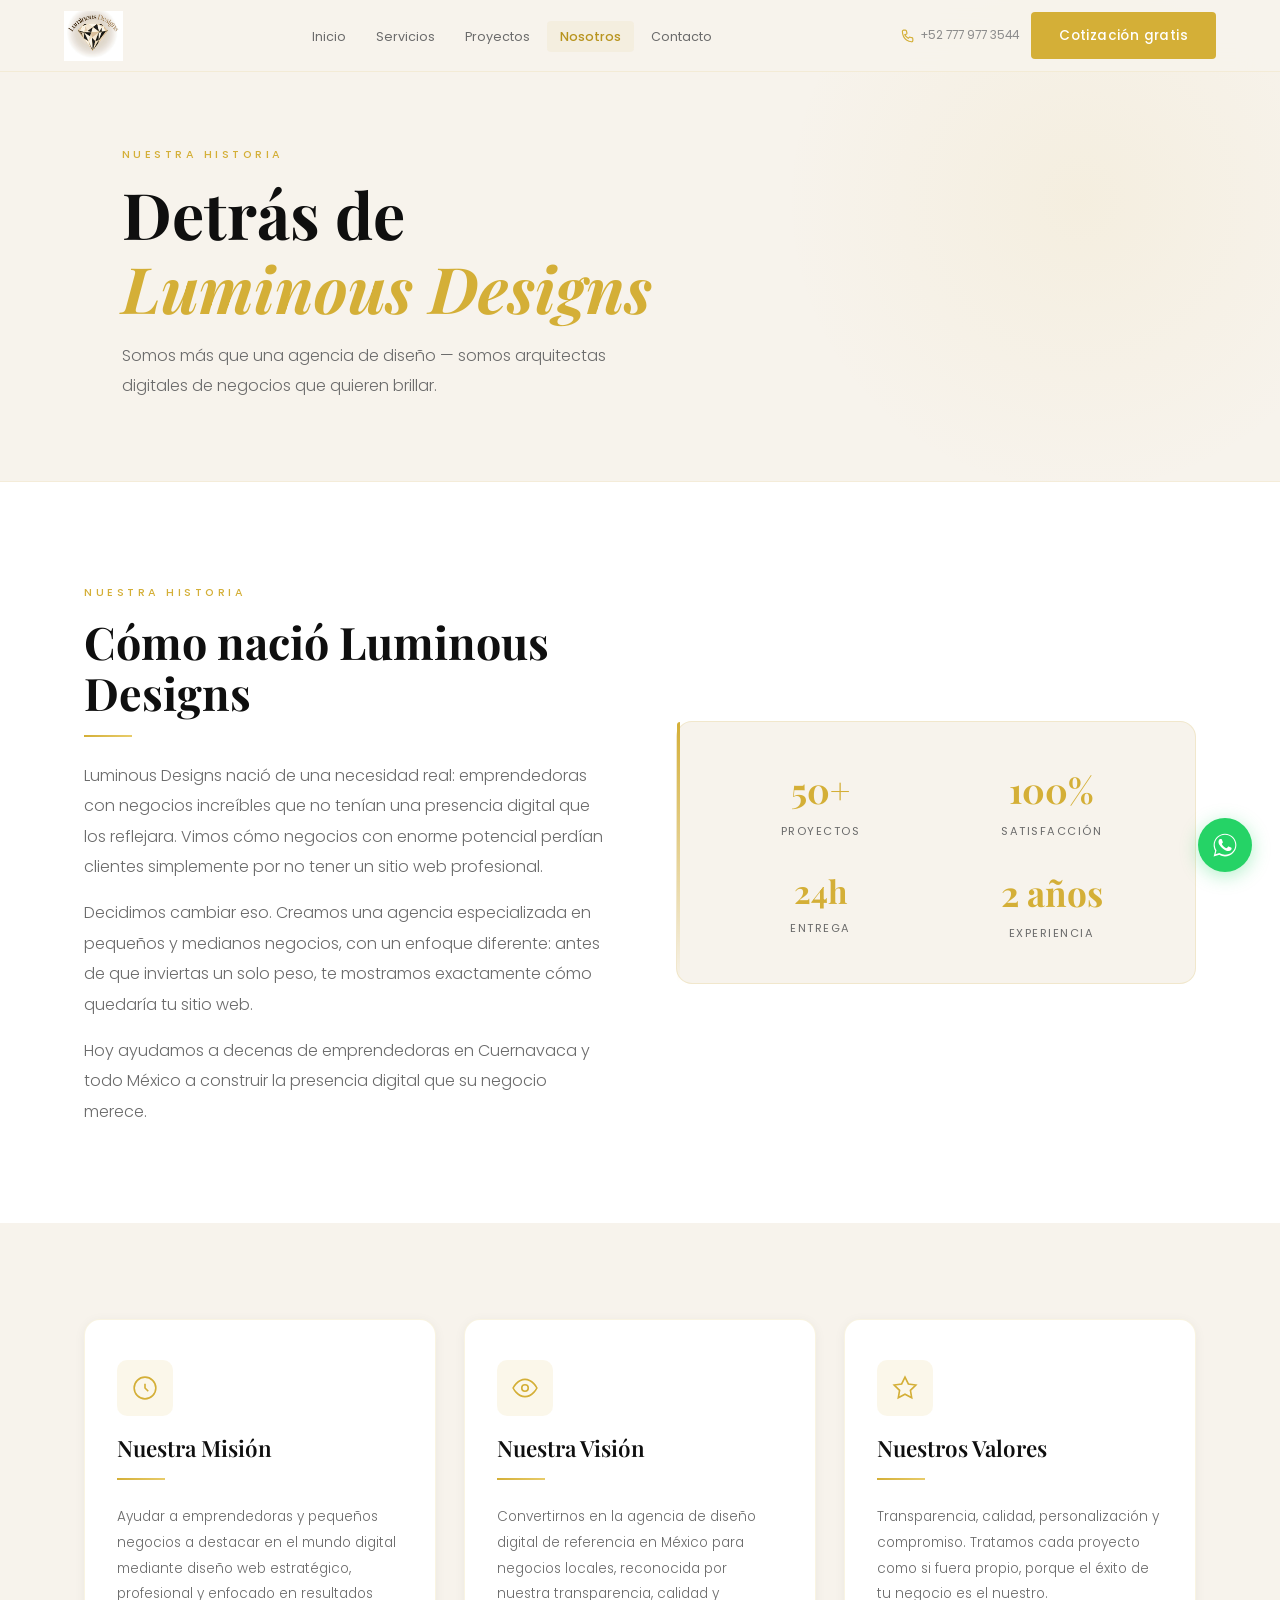
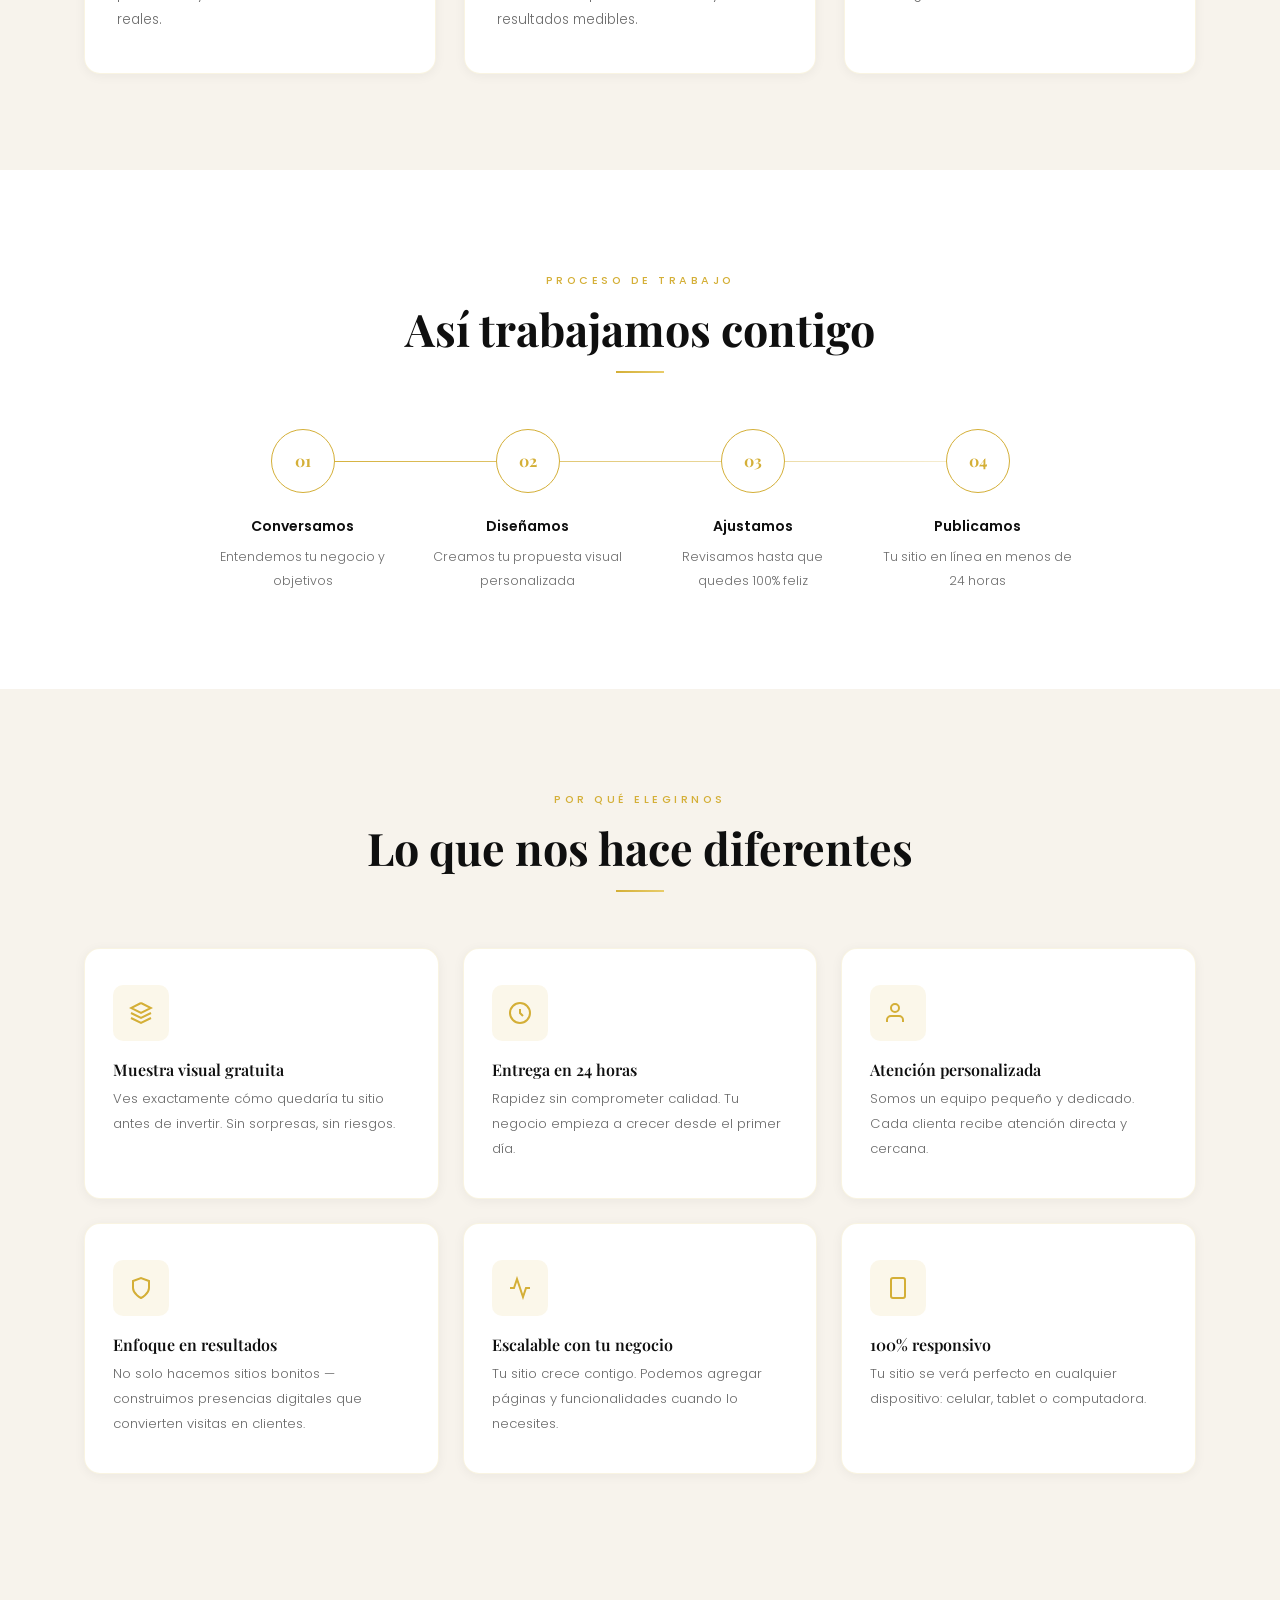
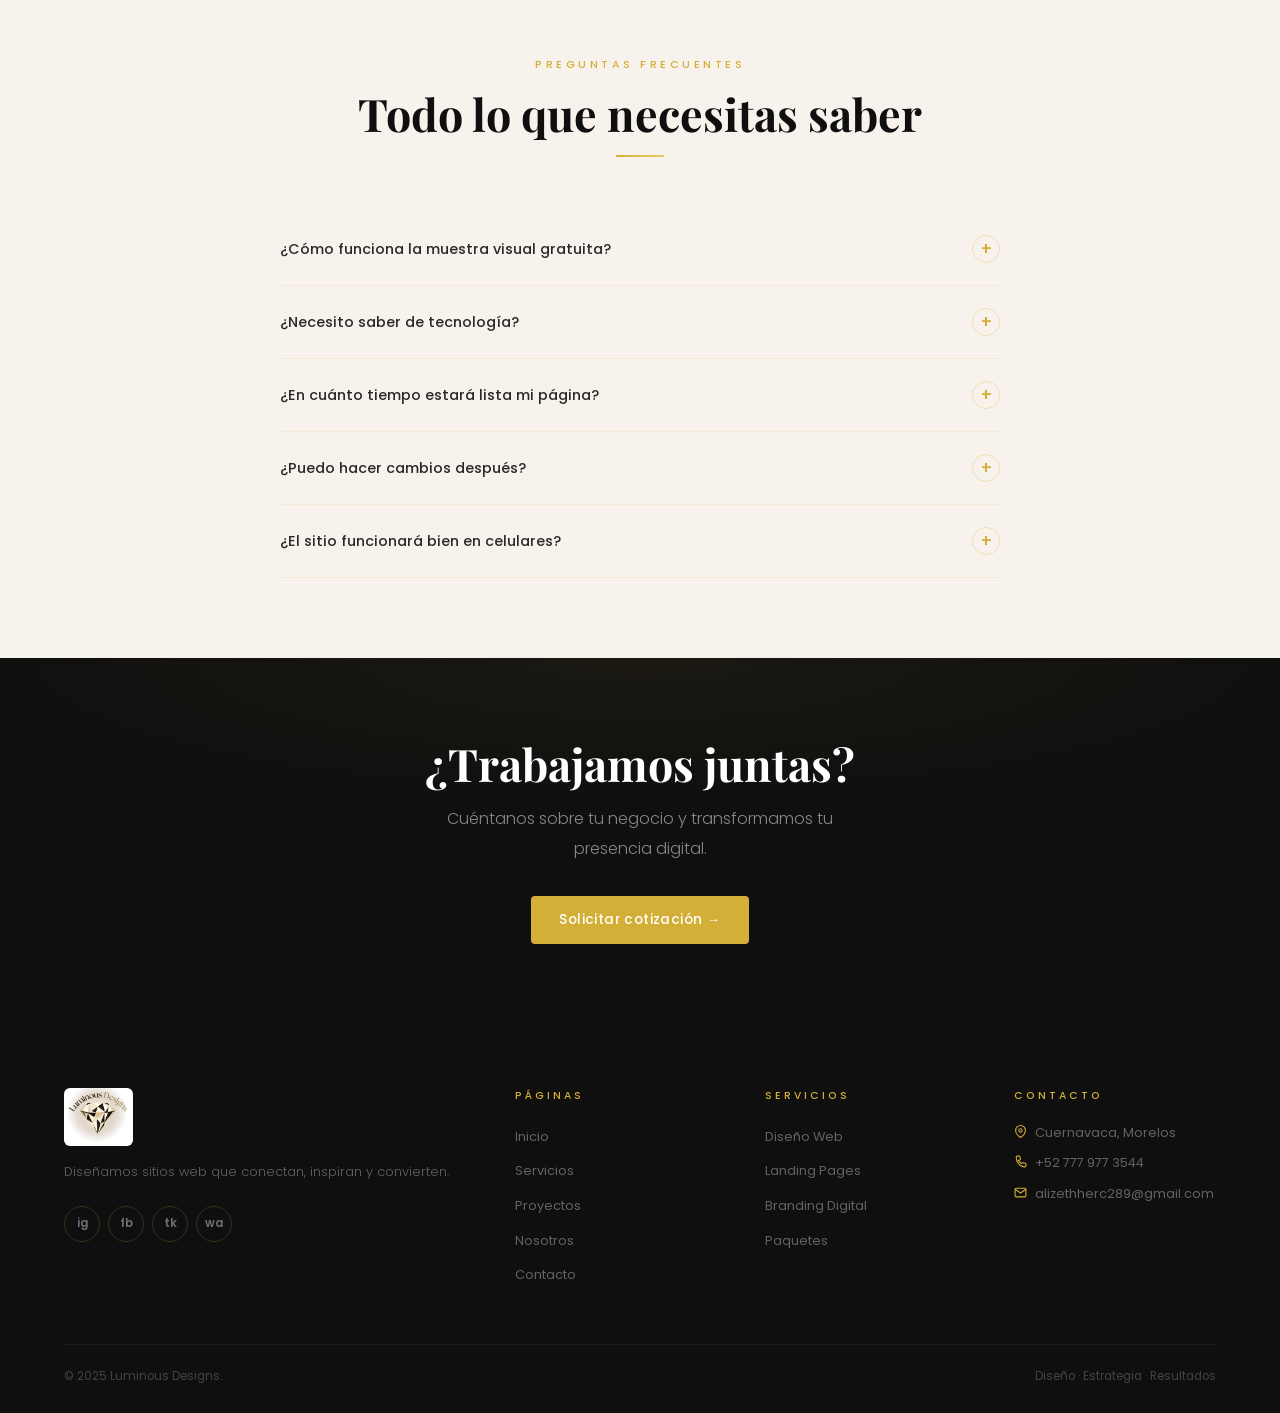
<file: nosotros.html>
<!DOCTYPE html>
<html lang="es">
<head>
  <meta charset="UTF-8"><meta name="viewport" content="width=device-width, initial-scale=1.0">
  <meta name="description" content="Conoce la historia, misión y valores de Luminous Designs. Agencia de diseño web premium en Cuernavaca."><meta name="robots" content="index, follow">
  <title>Nosotros | Luminous Designs</title>
  <link rel="stylesheet" href="css/main.css">
</head>
<body>
<div id="page-transition"></div>
<nav id="navbar" role="navigation" aria-label="Navegación principal">
  <div class="nav-inner">
    <a href="index.html" class="nav-logo"><img src="[data-uri]" alt="Luminous Designs" loading="eager"></a>
    <ul class="nav-links"><li><a href="index.html">Inicio</a></li><li><a href="servicios.html">Servicios</a></li><li><a href="proyectos.html">Proyectos</a></li><li><a href="nosotros.html">Nosotros</a></li><li><a href="contacto.html">Contacto</a></li></ul>
    <div class="nav-right"><span class="nav-tel"><svg width="14" height="14" viewBox="0 0 24 24" fill="none" stroke="currentColor" stroke-width="2"><path d="M22 16.92v3a2 2 0 0 1-2.18 2 19.79 19.79 0 0 1-8.63-3.07A19.5 19.5 0 0 1 4.11 4.11 2 2 0 0 1 6.11 2h3a2 2 0 0 1 2 1.72c.127.96.361 1.903.7 2.81a2 2 0 0 1-.45 2.11L8.09 9.91a16 16 0 0 0 6 6l1.27-1.27a2 2 0 0 1 2.11-.45c.907.339 1.85.573 2.81.7A2 2 0 0 1 22 16.92z"/></svg>+52 777 977 3544</span><a href="contacto.html" class="btn btn-gold">Cotización gratis</a></div>
    <button class="hamburger" aria-label="Abrir menú"><span></span><span></span><span></span></button>
  </div>
</nav>
<nav id="mobile-menu" aria-label="Menú móvil"><a href="index.html">Inicio</a><a href="servicios.html">Servicios</a><a href="proyectos.html">Proyectos</a><a href="nosotros.html">Nosotros</a><a href="contacto.html">Contacto</a><a href="contacto.html" class="btn btn-gold">Cotización gratis</a></nav>
<main id="main-content">

  <section class="page-hero">
    <div class="page-hero-glow"></div>
    <div class="section-inner">
      <span class="eyebrow">Nuestra historia</span>
      <h1 style="margin-bottom:16px">Detrás de<br><em style="color:var(--dorado);font-style:italic">Luminous Designs</em></h1>
      <p>Somos más que una agencia de diseño — somos arquitectas digitales de negocios que quieren brillar.</p>
    </div>
  </section>

  <section style="background:var(--blanco);padding:96px 0">
    <div class="section-inner">
      <div style="display:grid;grid-template-columns:1fr 1fr;gap:72px;align-items:center">
        <div class="reveal-left">
          <span class="eyebrow">Nuestra historia</span>
          <h2 style="margin-bottom:16px">Cómo nació Luminous Designs</h2>
          <span class="gold-line"></span>
          <p style="margin-bottom:16px">Luminous Designs nació de una necesidad real: emprendedoras con negocios increíbles que no tenían una presencia digital que los reflejara. Vimos cómo negocios con enorme potencial perdían clientes simplemente por no tener un sitio web profesional.</p>
          <p style="margin-bottom:16px">Decidimos cambiar eso. Creamos una agencia especializada en pequeños y medianos negocios, con un enfoque diferente: antes de que inviertas un solo peso, te mostramos exactamente cómo quedaría tu sitio web.</p>
          <p>Hoy ayudamos a decenas de emprendedoras en Cuernavaca y todo México a construir la presencia digital que su negocio merece.</p>
        </div>
        <div class="reveal-right">
          <div style="background:var(--marfil);border:1px solid rgba(212,175,55,.18);border-radius:16px;padding:40px;position:relative">
            <div style="position:absolute;top:0;left:0;width:3px;height:100%;background:linear-gradient(to bottom,var(--dorado),transparent);border-radius:16px 0 0 16px"></div>
            <div style="display:grid;grid-template-columns:1fr 1fr;gap:24px">
              <div style="text-align:center"><div class="stat-num" data-count="50" data-suffix="+">0+</div><div class="stat-label">Proyectos</div></div>
              <div style="text-align:center"><div class="stat-num" data-count="100" data-suffix="%">0%</div><div class="stat-label">Satisfacción</div></div>
              <div style="text-align:center"><div class="stat-num" style="font-size:2rem">24h</div><div class="stat-label">Entrega</div></div>
              <div style="text-align:center"><div class="stat-num" data-count="2" data-suffix=" años">0</div><div class="stat-label">Experiencia</div></div>
            </div>
          </div>
        </div>
      </div>
    </div>
  </section>

  <section style="background:var(--marfil);padding:96px 0">
    <div class="section-inner">
      <div style="display:grid;grid-template-columns:repeat(3,1fr);gap:28px">
        <div class="card reveal delay-1" style="padding:40px 32px">
          <div class="icon-wrap"><svg width="26" height="26" viewBox="0 0 24 24" fill="none" stroke="currentColor" stroke-width="1.5"><circle cx="12" cy="12" r="10"/><path d="M12 8v4l3 3"/></svg></div>
          <h3 style="margin-bottom:12px">Nuestra Misión</h3>
          <span class="gold-line"></span>
          <p style="font-size:.85rem">Ayudar a emprendedoras y pequeños negocios a destacar en el mundo digital mediante diseño web estratégico, profesional y enfocado en resultados reales.</p>
        </div>
        <div class="card reveal delay-2" style="padding:40px 32px">
          <div class="icon-wrap"><svg width="26" height="26" viewBox="0 0 24 24" fill="none" stroke="currentColor" stroke-width="1.5"><path d="M1 12s4-8 11-8 11 8 11 8-4 8-11 8-11-8-11-8z"/><circle cx="12" cy="12" r="3"/></svg></div>
          <h3 style="margin-bottom:12px">Nuestra Visión</h3>
          <span class="gold-line"></span>
          <p style="font-size:.85rem">Convertirnos en la agencia de diseño digital de referencia en México para negocios locales, reconocida por nuestra transparencia, calidad y resultados medibles.</p>
        </div>
        <div class="card reveal delay-3" style="padding:40px 32px">
          <div class="icon-wrap"><svg width="26" height="26" viewBox="0 0 24 24" fill="none" stroke="currentColor" stroke-width="1.5"><polygon points="12 2 15.09 8.26 22 9.27 17 14.14 18.18 21.02 12 17.77 5.82 21.02 7 14.14 2 9.27 8.91 8.26 12 2"/></svg></div>
          <h3 style="margin-bottom:12px">Nuestros Valores</h3>
          <span class="gold-line"></span>
          <p style="font-size:.85rem">Transparencia, calidad, personalización y compromiso. Tratamos cada proyecto como si fuera propio, porque el éxito de tu negocio es el nuestro.</p>
        </div>
      </div>
    </div>
  </section>

  <section style="background:var(--blanco);padding:96px 0">
    <div class="section-inner">
      <div class="section-header reveal">
        <span class="eyebrow">Proceso de trabajo</span>
        <h2>Así trabajamos contigo</h2>
        <span class="gold-line center"></span>
      </div>
      <div style="display:grid;grid-template-columns:repeat(4,1fr);gap:0;position:relative;max-width:900px;margin:0 auto">
        <div style="position:absolute;top:32px;left:12%;right:12%;height:1px;background:linear-gradient(90deg,var(--dorado),rgba(212,175,55,.2))"></div>
        <div class="reveal delay-1" style="text-align:center;padding:0 16px">
          <div style="width:64px;height:64px;border:1.5px solid var(--dorado);border-radius:50%;display:flex;align-items:center;justify-content:center;margin:0 auto 22px;font-family:'Playfair Display',serif;font-size:1rem;font-weight:700;color:var(--dorado);background:var(--blanco);position:relative;z-index:1">01</div>
          <div style="font-weight:600;font-size:.88rem;margin-bottom:8px;color:var(--negro)">Conversamos</div>
          <p style="font-size:.78rem">Entendemos tu negocio y objetivos</p>
        </div>
        <div class="reveal delay-2" style="text-align:center;padding:0 16px">
          <div style="width:64px;height:64px;border:1.5px solid var(--dorado);border-radius:50%;display:flex;align-items:center;justify-content:center;margin:0 auto 22px;font-family:'Playfair Display',serif;font-size:1rem;font-weight:700;color:var(--dorado);background:var(--blanco);position:relative;z-index:1">02</div>
          <div style="font-weight:600;font-size:.88rem;margin-bottom:8px;color:var(--negro)">Diseñamos</div>
          <p style="font-size:.78rem">Creamos tu propuesta visual personalizada</p>
        </div>
        <div class="reveal delay-3" style="text-align:center;padding:0 16px">
          <div style="width:64px;height:64px;border:1.5px solid var(--dorado);border-radius:50%;display:flex;align-items:center;justify-content:center;margin:0 auto 22px;font-family:'Playfair Display',serif;font-size:1rem;font-weight:700;color:var(--dorado);background:var(--blanco);position:relative;z-index:1">03</div>
          <div style="font-weight:600;font-size:.88rem;margin-bottom:8px;color:var(--negro)">Ajustamos</div>
          <p style="font-size:.78rem">Revisamos hasta que quedes 100% feliz</p>
        </div>
        <div class="reveal delay-4" style="text-align:center;padding:0 16px">
          <div style="width:64px;height:64px;border:1.5px solid var(--dorado);border-radius:50%;display:flex;align-items:center;justify-content:center;margin:0 auto 22px;font-family:'Playfair Display',serif;font-size:1rem;font-weight:700;color:var(--dorado);background:var(--blanco);position:relative;z-index:1">04</div>
          <div style="font-weight:600;font-size:.88rem;margin-bottom:8px;color:var(--negro)">Publicamos</div>
          <p style="font-size:.78rem">Tu sitio en línea en menos de 24 horas</p>
        </div>
      </div>
    </div>
  </section>

  <section style="background:var(--marfil);padding:96px 0">
    <div class="section-inner">
      <div class="section-header reveal">
        <span class="eyebrow">Por qué elegirnos</span>
        <h2>Lo que nos hace diferentes</h2>
        <span class="gold-line center"></span>
      </div>
      <div style="display:grid;grid-template-columns:repeat(3,1fr);gap:24px">
        <div class="card reveal delay-1" style="padding:36px 28px">
          <div class="icon-wrap"><svg width="24" height="24" viewBox="0 0 24 24" fill="none" stroke="currentColor" stroke-width="2"><path d="M12 2L2 7l10 5 10-5-10-5M2 17l10 5 10-5M2 12l10 5 10-5"/></svg></div>
          <h3 style="font-size:1rem;margin-bottom:8px">Muestra visual gratuita</h3>
          <p style="font-size:.82rem">Ves exactamente cómo quedaría tu sitio antes de invertir. Sin sorpresas, sin riesgos.</p>
        </div>
        <div class="card reveal delay-2" style="padding:36px 28px">
          <div class="icon-wrap"><svg width="24" height="24" viewBox="0 0 24 24" fill="none" stroke="currentColor" stroke-width="2"><circle cx="12" cy="12" r="10"/><path d="M12 8v4l3 3"/></svg></div>
          <h3 style="font-size:1rem;margin-bottom:8px">Entrega en 24 horas</h3>
          <p style="font-size:.82rem">Rapidez sin comprometer calidad. Tu negocio empieza a crecer desde el primer día.</p>
        </div>
        <div class="card reveal delay-3" style="padding:36px 28px">
          <div class="icon-wrap"><svg width="24" height="24" viewBox="0 0 24 24" fill="none" stroke="currentColor" stroke-width="2"><path d="M17 21v-2a4 4 0 0 0-4-4H5a4 4 0 0 0-4 4v2"/><circle cx="9" cy="7" r="4"/></svg></div>
          <h3 style="font-size:1rem;margin-bottom:8px">Atención personalizada</h3>
          <p style="font-size:.82rem">Somos un equipo pequeño y dedicado. Cada clienta recibe atención directa y cercana.</p>
        </div>
        <div class="card reveal delay-1" style="padding:36px 28px">
          <div class="icon-wrap"><svg width="24" height="24" viewBox="0 0 24 24" fill="none" stroke="currentColor" stroke-width="2"><path d="M12 22s8-4 8-10V5l-8-3-8 3v7c0 6 8 10 8 10z"/></svg></div>
          <h3 style="font-size:1rem;margin-bottom:8px">Enfoque en resultados</h3>
          <p style="font-size:.82rem">No solo hacemos sitios bonitos — construimos presencias digitales que convierten visitas en clientes.</p>
        </div>
        <div class="card reveal delay-2" style="padding:36px 28px">
          <div class="icon-wrap"><svg width="24" height="24" viewBox="0 0 24 24" fill="none" stroke="currentColor" stroke-width="2"><polyline points="22 12 18 12 15 21 9 3 6 12 2 12"/></svg></div>
          <h3 style="font-size:1rem;margin-bottom:8px">Escalable con tu negocio</h3>
          <p style="font-size:.82rem">Tu sitio crece contigo. Podemos agregar páginas y funcionalidades cuando lo necesites.</p>
        </div>
        <div class="card reveal delay-3" style="padding:36px 28px">
          <div class="icon-wrap"><svg width="24" height="24" viewBox="0 0 24 24" fill="none" stroke="currentColor" stroke-width="2"><rect x="5" y="2" width="14" height="20" rx="2"/></svg></div>
          <h3 style="font-size:1rem;margin-bottom:8px">100% responsivo</h3>
          <p style="font-size:.82rem">Tu sitio se verá perfecto en cualquier dispositivo: celular, tablet o computadora.</p>
        </div>
      </div>
    </div>
  </section>

  <section style="background:var(--marfil);padding:80px 0">
    <div class="section-inner">
      <div class="section-header reveal">
        <span class="eyebrow">Preguntas frecuentes</span>
        <h2>Todo lo que necesitas saber</h2>
        <span class="gold-line center"></span>
      </div>
      <div style="max-width:720px;margin:0 auto">
        <div class="faq-item reveal"><button class="faq-q" aria-expanded="false">¿Cómo funciona la muestra visual gratuita?<span class="faq-toggle">+</span></button><div class="faq-a" role="region"><p>Antes de contratar, te mostramos una propuesta real de cómo quedaría tu sitio web. Solo comparte información básica de tu negocio y en 24 horas tienes una vista previa — sin costo y sin compromiso.</p></div></div>
        <div class="faq-item reveal"><button class="faq-q" aria-expanded="false">¿Necesito saber de tecnología?<span class="faq-toggle">+</span></button><div class="faq-a" role="region"><p>Para nada. Nosotras nos encargamos de todo el proceso técnico. Solo necesitas contarnos sobre tu negocio y compartir las imágenes o información que quieras incluir.</p></div></div>
        <div class="faq-item reveal"><button class="faq-q" aria-expanded="false">¿En cuánto tiempo estará lista mi página?<span class="faq-toggle">+</span></button><div class="faq-a" role="region"><p>La mayoría de proyectos se entregan en menos de 24 horas. Proyectos más complejos pueden tomar 48-72 horas, siempre con actualizaciones constantes.</p></div></div>
        <div class="faq-item reveal"><button class="faq-q" aria-expanded="false">¿Puedo hacer cambios después?<span class="faq-toggle">+</span></button><div class="faq-a" role="region"><p>Sí. Antes de publicar hacemos todas las revisiones necesarias hasta que estés 100% satisfecha. Después de la publicación ofrecemos mantenimiento.</p></div></div>
        <div class="faq-item reveal"><button class="faq-q" aria-expanded="false">¿El sitio funcionará bien en celulares?<span class="faq-toggle">+</span></button><div class="faq-a" role="region"><p>Absolutamente. Todos nuestros sitios son 100% responsivos y se ven perfectos en celulares, tablets y computadoras.</p></div></div>
      </div>
    </div>
  </section>

  <section class="section-dark" style="padding:80px 0;position:relative;overflow:hidden">
    <div style="position:absolute;inset:0;background:radial-gradient(ellipse 80% 60% at 50% 0%,rgba(212,175,55,.06),transparent 70%);pointer-events:none"></div>
    <div class="section-inner" style="text-align:center;position:relative">
      <h2 style="color:var(--blanco);margin-bottom:14px">¿Trabajamos juntas?</h2>
      <p style="max-width:440px;margin:0 auto 32px">Cuéntanos sobre tu negocio y transformamos tu presencia digital.</p>
      <a href="contacto.html" class="btn btn-gold">Solicitar cotización →</a>
    </div>
  </section>

</main>
<footer role="contentinfo"><div class="footer-grid">
  <div><div class="footer-logo"><img src="[data-uri]" alt="Luminous Designs"></div><p class="footer-desc">Diseñamos sitios web que conectan, inspiran y convierten.</p><div class="footer-socials"><a href="#" class="social-icon">ig</a><a href="#" class="social-icon">fb</a><a href="#" class="social-icon">tk</a><a href="https://wa.me/527779773544" target="_blank" rel="noopener" class="social-icon">wa</a></div></div>
  <div><div class="footer-col-title">Páginas</div><ul class="footer-links"><li><a href="index.html">Inicio</a></li><li><a href="servicios.html">Servicios</a></li><li><a href="proyectos.html">Proyectos</a></li><li><a href="nosotros.html">Nosotros</a></li><li><a href="contacto.html">Contacto</a></li></ul></div>
  <div><div class="footer-col-title">Servicios</div><ul class="footer-links"><li><a href="servicios.html">Diseño Web</a></li><li><a href="servicios.html">Landing Pages</a></li><li><a href="servicios.html">Branding Digital</a></li><li><a href="servicios.html">Paquetes</a></li></ul></div>
  <div><div class="footer-col-title">Contacto</div><div class="footer-contact-item"><svg width="13" height="13" viewBox="0 0 24 24" fill="none" stroke="currentColor" stroke-width="2"><path d="M21 10c0 7-9 13-9 13s-9-6-9-13a9 9 0 0 1 18 0z"/><circle cx="12" cy="10" r="3"/></svg>Cuernavaca, Morelos</div><div class="footer-contact-item"><svg width="13" height="13" viewBox="0 0 24 24" fill="none" stroke="currentColor" stroke-width="2"><path d="M22 16.92v3a2 2 0 0 1-2.18 2 19.79 19.79 0 0 1-8.63-3.07A19.5 19.5 0 0 1 4.11 4.11 2 2 0 0 1 6.11 2h3a2 2 0 0 1 2 1.72c.127.96.361 1.903.7 2.81a2 2 0 0 1-.45 2.11L8.09 9.91a16 16 0 0 0 6 6l1.27-1.27a2 2 0 0 1 2.11-.45c.907.339 1.85.573 2.81.7A2 2 0 0 1 22 16.92z"/></svg>+52 777 977 3544</div><div class="footer-contact-item"><svg width="13" height="13" viewBox="0 0 24 24" fill="none" stroke="currentColor" stroke-width="2"><path d="M4 4h16c1.1 0 2 .9 2 2v12c0 1.1-.9 2-2 2H4c-1.1 0-2-.9-2-2V6c0-1.1.9-2 2-2z"/><polyline points="22,6 12,13 2,6"/></svg>alizethherc289@gmail.com</div></div>
</div><div class="footer-bottom"><span class="footer-copy">© 2025 Luminous Designs.</span><span class="footer-copy">Diseño · Estrategia · Resultados</span></div></footer>
<a href="https://wa.me/527779773544" target="_blank" rel="noopener" class="wa-float" aria-label="WhatsApp"><svg viewBox="0 0 24 24"><path d="M17.472 14.382c-.297-.149-1.758-.867-2.03-.967-.273-.099-.471-.148-.67.15-.197.297-.767.966-.94 1.164-.173.199-.347.223-.644.075-.297-.15-1.255-.463-2.39-1.475-.883-.788-1.48-1.761-1.653-2.059-.173-.297-.018-.458.13-.606.134-.133.298-.347.446-.52.149-.174.198-.298.298-.497.099-.198.05-.371-.025-.52-.075-.149-.669-1.612-.916-2.207-.242-.579-.487-.5-.669-.51-.173-.008-.371-.01-.57-.01-.198 0-.52.074-.792.372-.272.297-1.04 1.016-1.04 2.479 0 1.462 1.065 2.875 1.213 3.074.149.198 2.096 3.2 5.077 4.487.709.306 1.262.489 1.694.625.712.227 1.36.195 1.871.118.571-.085 1.758-.719 2.006-1.413.248-.694.248-1.289.173-1.413-.074-.124-.272-.198-.57-.347z"/><path d="M12.003 1.5C6.201 1.5 1.5 6.201 1.5 12.003c0 1.9.507 3.72 1.449 5.298L1.5 22.5l5.358-1.405C8.386 22.007 10.16 22.5 12.003 22.5 17.8 22.5 22.5 17.799 22.5 12.003 22.5 6.201 17.8 1.5 12.003 1.5zm0 19.5c-1.712 0-3.383-.447-4.845-1.295l-.347-.206-3.603.945.962-3.52-.226-.362A9.47 9.47 0 0 1 2.5 12.003C2.5 6.753 6.753 2.5 12.003 2.5S21.5 6.753 21.5 12.003 17.248 21 12.003 21z"/></svg></a>
<script src="js/main.js"></script>
</body>
</html>
</file>
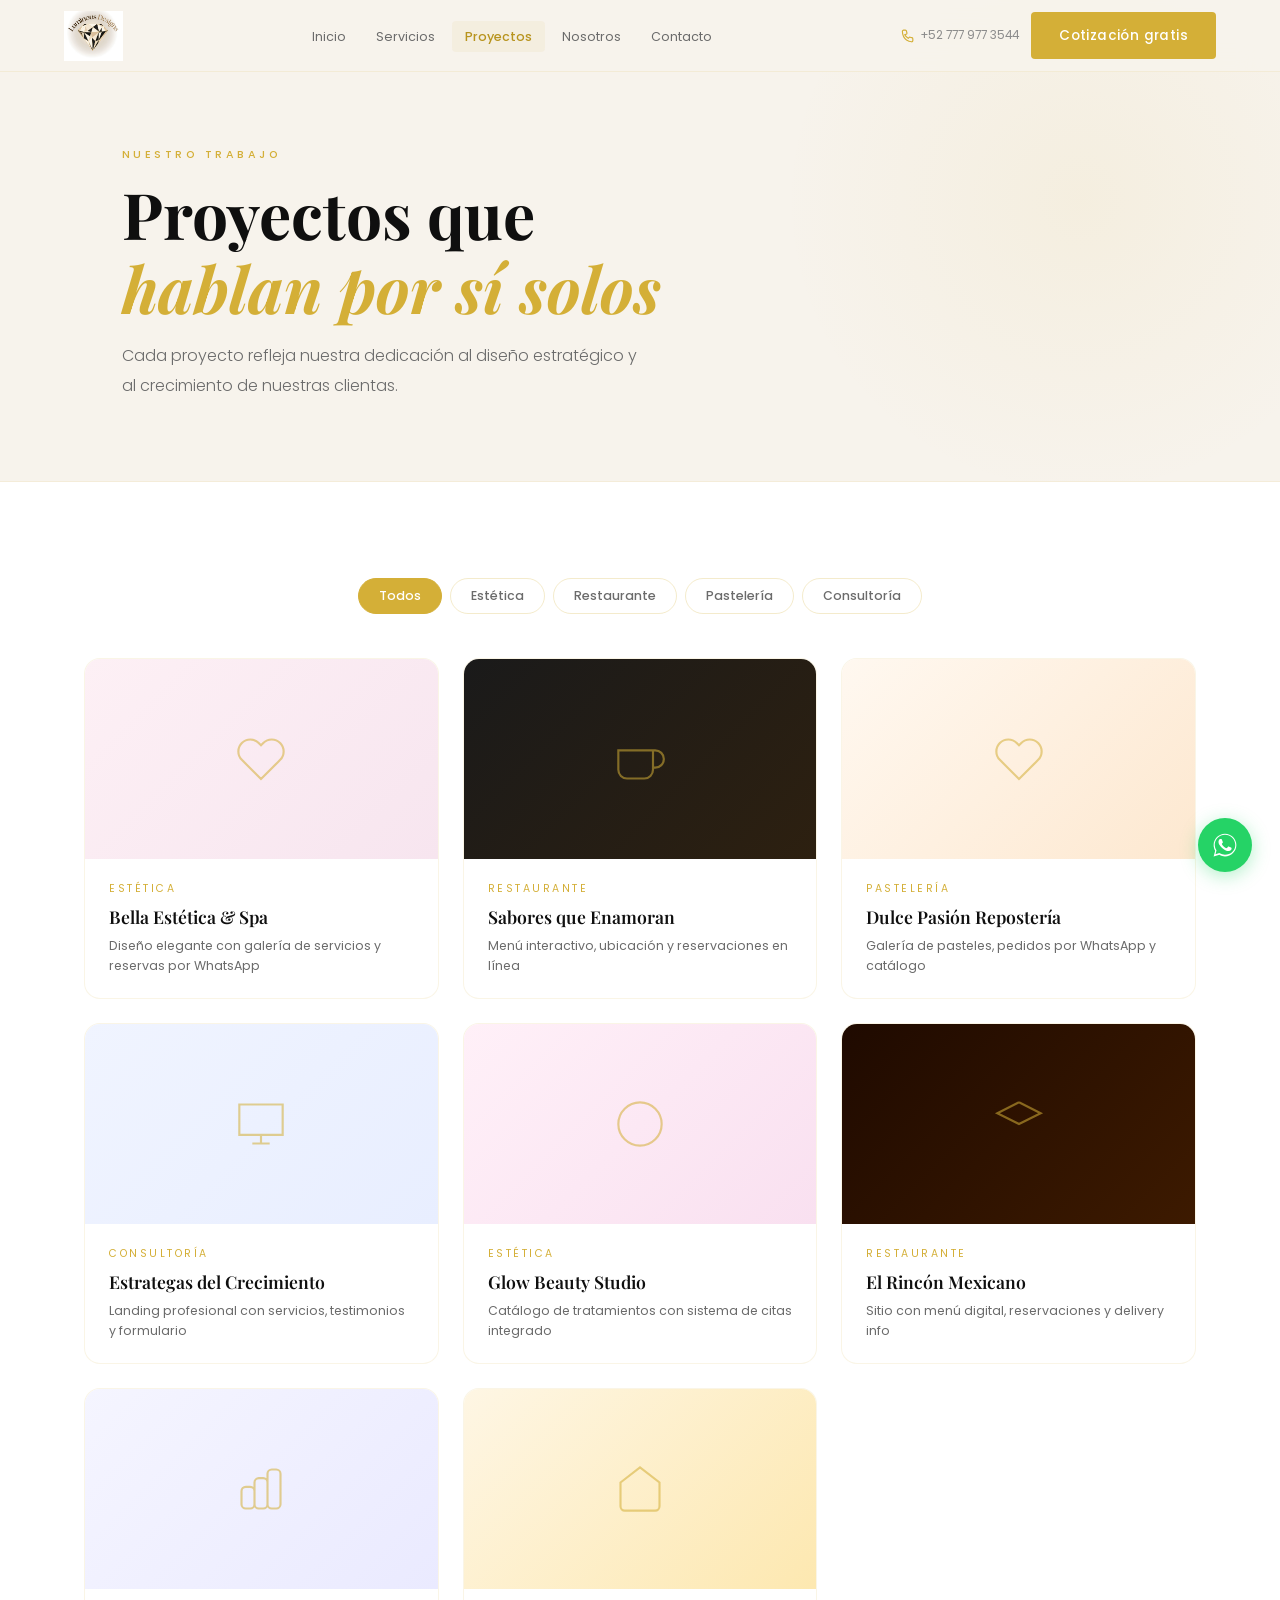
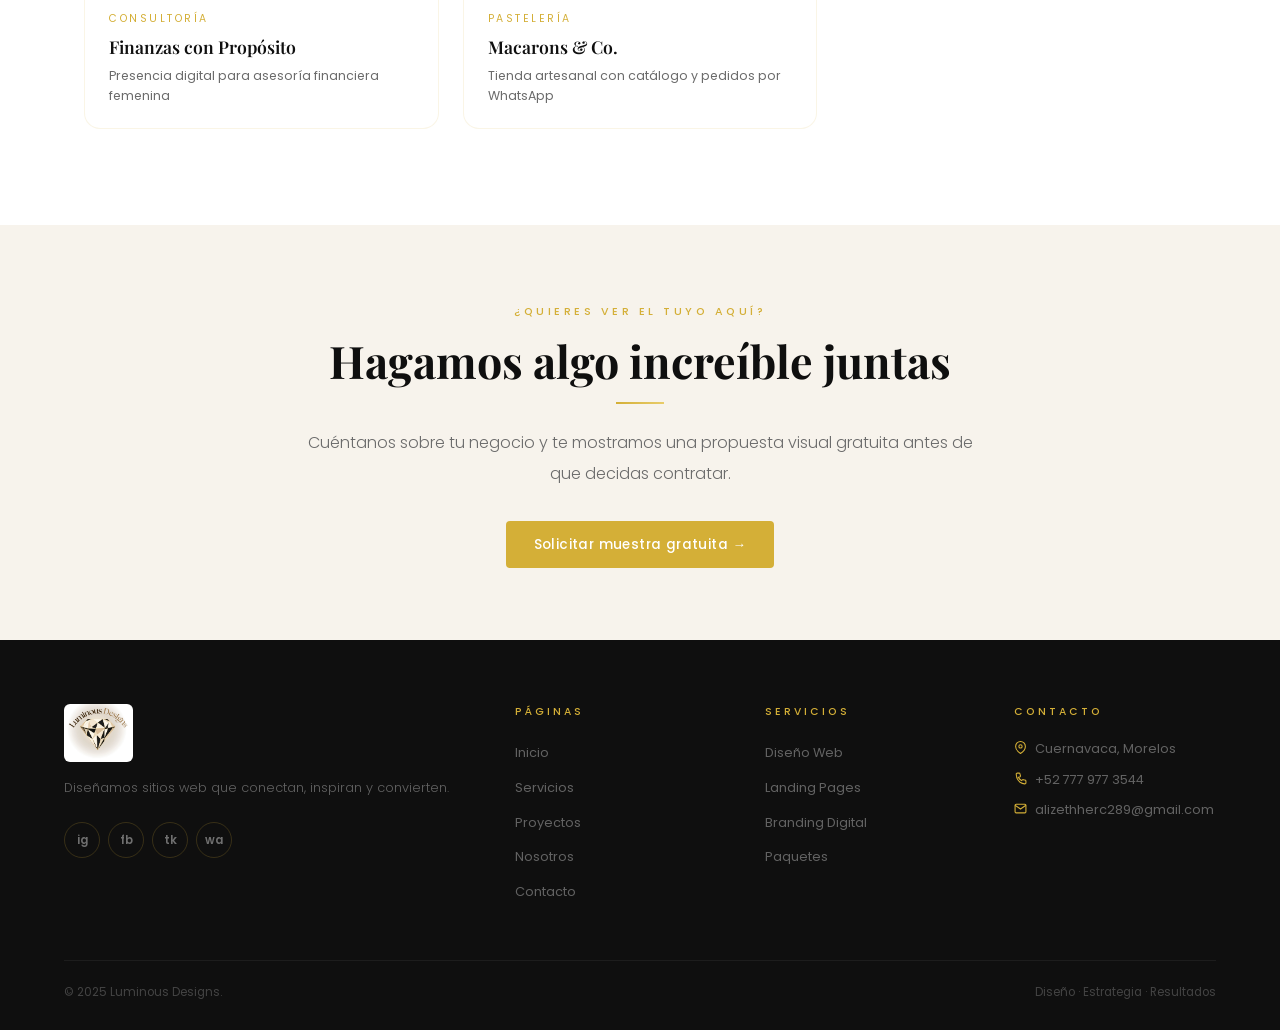
<file: proyectos.html>
<!DOCTYPE html>
<html lang="es">
<head>
  <meta charset="UTF-8"><meta name="viewport" content="width=device-width, initial-scale=1.0">
  <meta name="description" content="Portafolio de diseño web para estéticas, restaurantes, pastelerías y consultorías. Conoce nuestros trabajos recientes."><meta name="robots" content="index, follow">
  <title>Proyectos | Luminous Designs</title>
  <link rel="stylesheet" href="css/main.css">
</head>
<body>
<div id="page-transition"></div>
<nav id="navbar" role="navigation" aria-label="Navegación principal">
  <div class="nav-inner">
    <a href="index.html" class="nav-logo"><img src="[data-uri]" alt="Luminous Designs" loading="eager"></a>
    <ul class="nav-links"><li><a href="index.html">Inicio</a></li><li><a href="servicios.html">Servicios</a></li><li><a href="proyectos.html">Proyectos</a></li><li><a href="nosotros.html">Nosotros</a></li><li><a href="contacto.html">Contacto</a></li></ul>
    <div class="nav-right"><span class="nav-tel"><svg width="14" height="14" viewBox="0 0 24 24" fill="none" stroke="currentColor" stroke-width="2"><path d="M22 16.92v3a2 2 0 0 1-2.18 2 19.79 19.79 0 0 1-8.63-3.07A19.5 19.5 0 0 1 4.11 4.11 2 2 0 0 1 6.11 2h3a2 2 0 0 1 2 1.72c.127.96.361 1.903.7 2.81a2 2 0 0 1-.45 2.11L8.09 9.91a16 16 0 0 0 6 6l1.27-1.27a2 2 0 0 1 2.11-.45c.907.339 1.85.573 2.81.7A2 2 0 0 1 22 16.92z"/></svg>+52 777 977 3544</span><a href="contacto.html" class="btn btn-gold">Cotización gratis</a></div>
    <button class="hamburger" aria-label="Abrir menú"><span></span><span></span><span></span></button>
  </div>
</nav>
<nav id="mobile-menu" aria-label="Menú móvil"><a href="index.html">Inicio</a><a href="servicios.html">Servicios</a><a href="proyectos.html">Proyectos</a><a href="nosotros.html">Nosotros</a><a href="contacto.html">Contacto</a><a href="contacto.html" class="btn btn-gold">Cotización gratis</a></nav>
<main id="main-content">

  <section class="page-hero">
    <div class="page-hero-glow"></div>
    <div class="section-inner">
      <span class="eyebrow">Nuestro trabajo</span>
      <h1 style="margin-bottom:16px">Proyectos que<br><em style="color:var(--dorado);font-style:italic">hablan por sí solos</em></h1>
      <p>Cada proyecto refleja nuestra dedicación al diseño estratégico y al crecimiento de nuestras clientas.</p>
    </div>
  </section>

  <section style="background:var(--blanco);padding:96px 0">
    <div class="section-inner">
      <div class="filter-tabs reveal">
        <button class="filter-tab active" data-filter="all">Todos</button>
        <button class="filter-tab" data-filter="estetica">Estética</button>
        <button class="filter-tab" data-filter="restaurante">Restaurante</button>
        <button class="filter-tab" data-filter="pasteleria">Pastelería</button>
        <button class="filter-tab" data-filter="consultoria">Consultoría</button>
      </div>
      <div style="display:grid;grid-template-columns:repeat(3,1fr);gap:24px">
        <article class="project-card reveal" data-category="estetica">
  <div class="project-thumb" style="background:linear-gradient(135deg,#fdf0f5,#f7e5ef)">
    <svg width="52" height="52" viewBox="0 0 24 24" fill="none" stroke="#D4AF37" stroke-width="1" opacity=".55"><path d="M20.84 4.61a5.5 5.5 0 0 0-7.78 0L12 5.67l-1.06-1.06a5.5 5.5 0 0 0-7.78 7.78L12 21.23l7.78-7.78 1.06-1.06a5.5 5.5 0 0 0 0-7.78z"/></svg>
  </div>
  <div class="project-info">
    <div class="project-tipo">Estética</div>
    <div class="project-name">Bella Estética & Spa</div>
    <div class="project-desc">Diseño elegante con galería de servicios y reservas por WhatsApp</div>
  </div>
</article>
<article class="project-card reveal" data-category="restaurante">
  <div class="project-thumb" style="background:linear-gradient(135deg,#1a1a1a,#2d2010)">
    <svg width="52" height="52" viewBox="0 0 24 24" fill="none" stroke="#D4AF37" stroke-width="1" opacity=".55"><path d="M18 8h1a4 4 0 0 1 0 8h-1M2 8h16v9a4 4 0 0 1-4 4H6a4 4 0 0 1-4-4V8z"/></svg>
  </div>
  <div class="project-info">
    <div class="project-tipo">Restaurante</div>
    <div class="project-name">Sabores que Enamoran</div>
    <div class="project-desc">Menú interactivo, ubicación y reservaciones en línea</div>
  </div>
</article>
<article class="project-card reveal" data-category="pasteleria">
  <div class="project-thumb" style="background:linear-gradient(135deg,#fff8f0,#fde8d0)">
    <svg width="52" height="52" viewBox="0 0 24 24" fill="none" stroke="#D4AF37" stroke-width="1" opacity=".55"><path d="M20.84 4.61a5.5 5.5 0 0 0-7.78 0L12 5.67l-1.06-1.06a5.5 5.5 0 0 0-7.78 7.78L12 21.23l7.78-7.78 1.06-1.06a5.5 5.5 0 0 0 0-7.78z"/></svg>
  </div>
  <div class="project-info">
    <div class="project-tipo">Pastelería</div>
    <div class="project-name">Dulce Pasión Repostería</div>
    <div class="project-desc">Galería de pasteles, pedidos por WhatsApp y catálogo</div>
  </div>
</article>
<article class="project-card reveal" data-category="consultoria">
  <div class="project-thumb" style="background:linear-gradient(135deg,#f0f4ff,#e8eeff)">
    <svg width="52" height="52" viewBox="0 0 24 24" fill="none" stroke="#D4AF37" stroke-width="1" opacity=".55"><path d="M2 3h20v14H2zM8 21h8M12 17v4"/></svg>
  </div>
  <div class="project-info">
    <div class="project-tipo">Consultoría</div>
    <div class="project-name">Estrategas del Crecimiento</div>
    <div class="project-desc">Landing profesional con servicios, testimonios y formulario</div>
  </div>
</article>
<article class="project-card reveal" data-category="estetica">
  <div class="project-thumb" style="background:linear-gradient(135deg,#fff0f8,#f9e0f0)">
    <svg width="52" height="52" viewBox="0 0 24 24" fill="none" stroke="#D4AF37" stroke-width="1" opacity=".55"><path d="M12 2a10 10 0 1 0 0 20 10 10 0 0 0 0-20z"/></svg>
  </div>
  <div class="project-info">
    <div class="project-tipo">Estética</div>
    <div class="project-name">Glow Beauty Studio</div>
    <div class="project-desc">Catálogo de tratamientos con sistema de citas integrado</div>
  </div>
</article>
<article class="project-card reveal" data-category="restaurante">
  <div class="project-thumb" style="background:linear-gradient(135deg,#1f0a00,#3d1a00)">
    <svg width="52" height="52" viewBox="0 0 24 24" fill="none" stroke="#D4AF37" stroke-width="1" opacity=".55"><path d="M12 2L2 7l10 5 10-5-10-5"/></svg>
  </div>
  <div class="project-info">
    <div class="project-tipo">Restaurante</div>
    <div class="project-name">El Rincón Mexicano</div>
    <div class="project-desc">Sitio con menú digital, reservaciones y delivery info</div>
  </div>
</article>
<article class="project-card reveal" data-category="consultoria">
  <div class="project-thumb" style="background:linear-gradient(135deg,#f5f5ff,#eaeaff)">
    <svg width="52" height="52" viewBox="0 0 24 24" fill="none" stroke="#D4AF37" stroke-width="1" opacity=".55"><path d="M9 19v-6a2 2 0 0 0-2-2H5a2 2 0 0 0-2 2v6a2 2 0 0 0 2 2h2a2 2 0 0 0 2-2zm0 0V9a2 2 0 0 1 2-2h2a2 2 0 0 1 2 2v10m-6 0a2 2 0 0 0 2 2h2a2 2 0 0 0 2-2m0 0V5a2 2 0 0 1 2-2h2a2 2 0 0 1 2 2v14a2 2 0 0 1-2 2h-2a2 2 0 0 1-2-2z"/></svg>
  </div>
  <div class="project-info">
    <div class="project-tipo">Consultoría</div>
    <div class="project-name">Finanzas con Propósito</div>
    <div class="project-desc">Presencia digital para asesoría financiera femenina</div>
  </div>
</article>
<article class="project-card reveal" data-category="pasteleria">
  <div class="project-thumb" style="background:linear-gradient(135deg,#fef6e4,#fde8b0)">
    <svg width="52" height="52" viewBox="0 0 24 24" fill="none" stroke="#D4AF37" stroke-width="1" opacity=".55"><path d="M3 9l9-7 9 7v11a2 2 0 0 1-2 2H5a2 2 0 0 1-2-2z"/></svg>
  </div>
  <div class="project-info">
    <div class="project-tipo">Pastelería</div>
    <div class="project-name">Macarons & Co.</div>
    <div class="project-desc">Tienda artesanal con catálogo y pedidos por WhatsApp</div>
  </div>
</article>

      </div>
    </div>
  </section>

  <section style="background:var(--marfil);padding:72px 0">
    <div class="section-inner" style="text-align:center">
      <div style="max-width:680px;margin:0 auto">
        <span class="eyebrow">¿Quieres ver el tuyo aquí?</span>
        <h2 style="margin-bottom:14px">Hagamos algo increíble juntas</h2>
        <span class="gold-line center"></span>
        <p style="margin-bottom:32px">Cuéntanos sobre tu negocio y te mostramos una propuesta visual gratuita antes de que decidas contratar.</p>
        <a href="contacto.html" class="btn btn-gold">Solicitar muestra gratuita →</a>
      </div>
    </div>
  </section>

</main>
<footer role="contentinfo"><div class="footer-grid">
  <div><div class="footer-logo"><img src="[data-uri]" alt="Luminous Designs"></div><p class="footer-desc">Diseñamos sitios web que conectan, inspiran y convierten.</p><div class="footer-socials"><a href="#" class="social-icon">ig</a><a href="#" class="social-icon">fb</a><a href="#" class="social-icon">tk</a><a href="https://wa.me/527779773544" target="_blank" rel="noopener" class="social-icon">wa</a></div></div>
  <div><div class="footer-col-title">Páginas</div><ul class="footer-links"><li><a href="index.html">Inicio</a></li><li><a href="servicios.html">Servicios</a></li><li><a href="proyectos.html">Proyectos</a></li><li><a href="nosotros.html">Nosotros</a></li><li><a href="contacto.html">Contacto</a></li></ul></div>
  <div><div class="footer-col-title">Servicios</div><ul class="footer-links"><li><a href="servicios.html">Diseño Web</a></li><li><a href="servicios.html">Landing Pages</a></li><li><a href="servicios.html">Branding Digital</a></li><li><a href="servicios.html">Paquetes</a></li></ul></div>
  <div><div class="footer-col-title">Contacto</div><div class="footer-contact-item"><svg width="13" height="13" viewBox="0 0 24 24" fill="none" stroke="currentColor" stroke-width="2"><path d="M21 10c0 7-9 13-9 13s-9-6-9-13a9 9 0 0 1 18 0z"/><circle cx="12" cy="10" r="3"/></svg>Cuernavaca, Morelos</div><div class="footer-contact-item"><svg width="13" height="13" viewBox="0 0 24 24" fill="none" stroke="currentColor" stroke-width="2"><path d="M22 16.92v3a2 2 0 0 1-2.18 2 19.79 19.79 0 0 1-8.63-3.07A19.5 19.5 0 0 1 4.11 4.11 2 2 0 0 1 6.11 2h3a2 2 0 0 1 2 1.72c.127.96.361 1.903.7 2.81a2 2 0 0 1-.45 2.11L8.09 9.91a16 16 0 0 0 6 6l1.27-1.27a2 2 0 0 1 2.11-.45c.907.339 1.85.573 2.81.7A2 2 0 0 1 22 16.92z"/></svg>+52 777 977 3544</div><div class="footer-contact-item"><svg width="13" height="13" viewBox="0 0 24 24" fill="none" stroke="currentColor" stroke-width="2"><path d="M4 4h16c1.1 0 2 .9 2 2v12c0 1.1-.9 2-2 2H4c-1.1 0-2-.9-2-2V6c0-1.1.9-2 2-2z"/><polyline points="22,6 12,13 2,6"/></svg>alizethherc289@gmail.com</div></div>
</div><div class="footer-bottom"><span class="footer-copy">© 2025 Luminous Designs.</span><span class="footer-copy">Diseño · Estrategia · Resultados</span></div></footer>
<a href="https://wa.me/527779773544" target="_blank" rel="noopener" class="wa-float" aria-label="WhatsApp"><svg viewBox="0 0 24 24"><path d="M17.472 14.382c-.297-.149-1.758-.867-2.03-.967-.273-.099-.471-.148-.67.15-.197.297-.767.966-.94 1.164-.173.199-.347.223-.644.075-.297-.15-1.255-.463-2.39-1.475-.883-.788-1.48-1.761-1.653-2.059-.173-.297-.018-.458.13-.606.134-.133.298-.347.446-.52.149-.174.198-.298.298-.497.099-.198.05-.371-.025-.52-.075-.149-.669-1.612-.916-2.207-.242-.579-.487-.5-.669-.51-.173-.008-.371-.01-.57-.01-.198 0-.52.074-.792.372-.272.297-1.04 1.016-1.04 2.479 0 1.462 1.065 2.875 1.213 3.074.149.198 2.096 3.2 5.077 4.487.709.306 1.262.489 1.694.625.712.227 1.36.195 1.871.118.571-.085 1.758-.719 2.006-1.413.248-.694.248-1.289.173-1.413-.074-.124-.272-.198-.57-.347z"/><path d="M12.003 1.5C6.201 1.5 1.5 6.201 1.5 12.003c0 1.9.507 3.72 1.449 5.298L1.5 22.5l5.358-1.405C8.386 22.007 10.16 22.5 12.003 22.5 17.8 22.5 22.5 17.799 22.5 12.003 22.5 6.201 17.8 1.5 12.003 1.5zm0 19.5c-1.712 0-3.383-.447-4.845-1.295l-.347-.206-3.603.945.962-3.52-.226-.362A9.47 9.47 0 0 1 2.5 12.003C2.5 6.753 6.753 2.5 12.003 2.5S21.5 6.753 21.5 12.003 17.248 21 12.003 21z"/></svg></a>
<script src="js/main.js"></script>
</body>
</html>
</file>
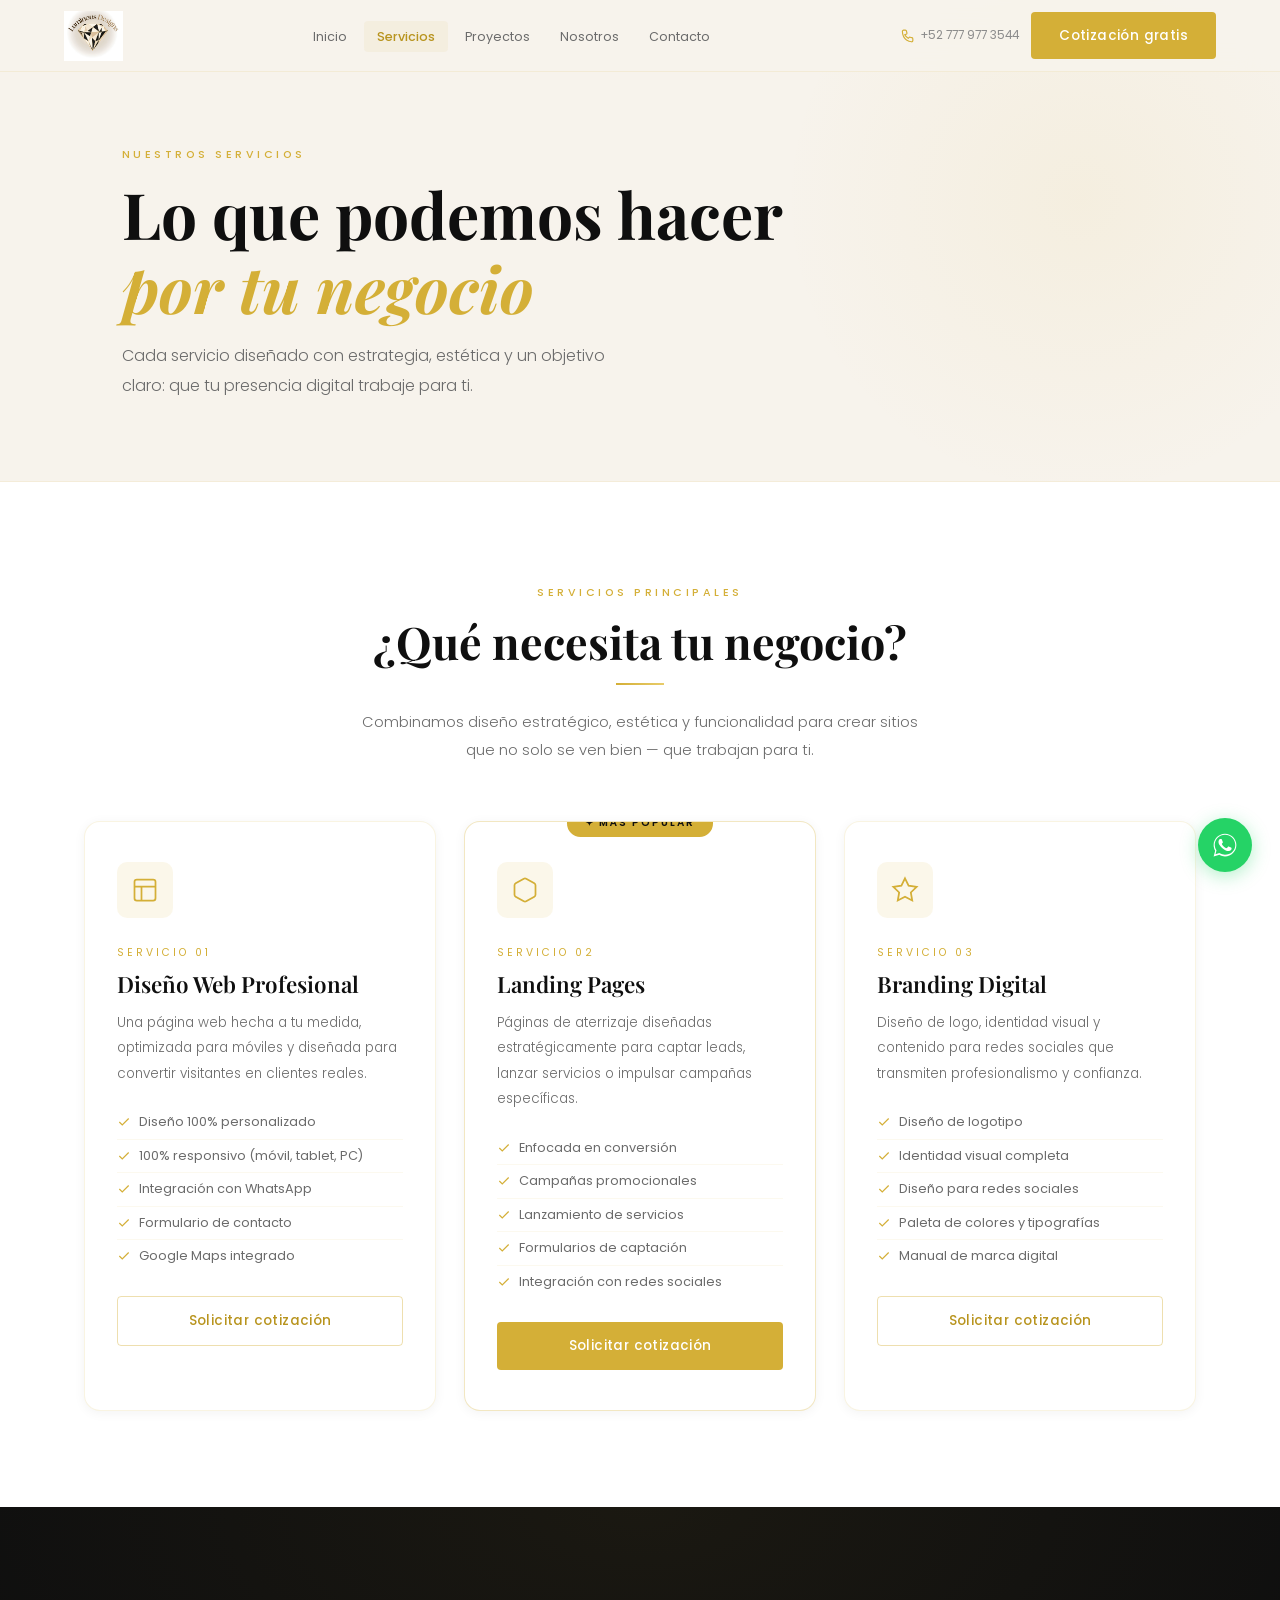
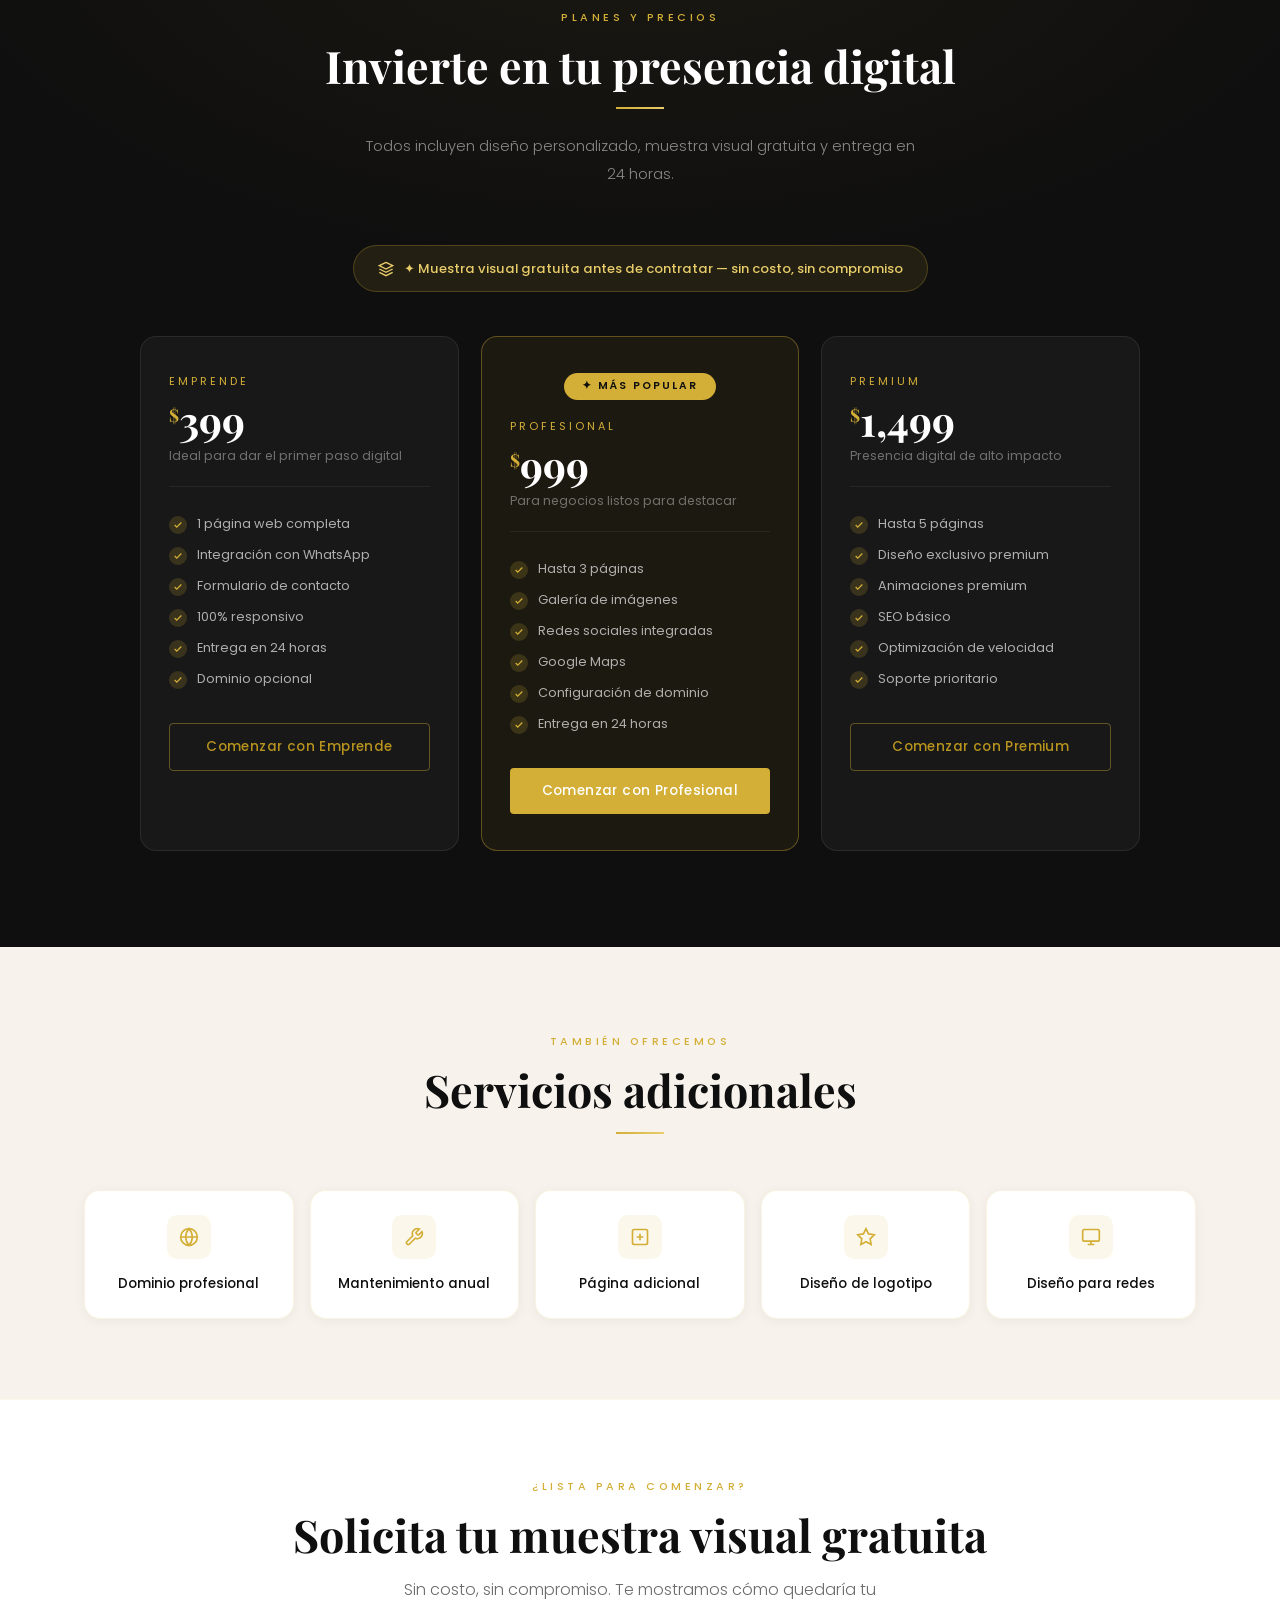
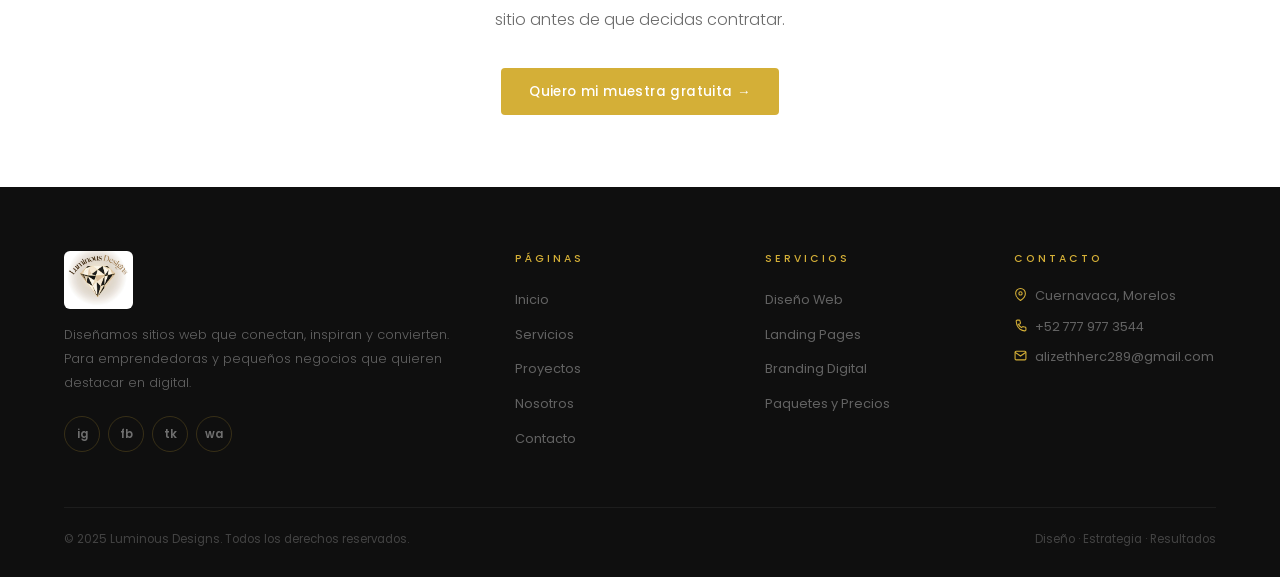
<file: servicios.html>
<!DOCTYPE html>
<html lang="es">
<head>
  <meta charset="UTF-8">
  <meta name="viewport" content="width=device-width, initial-scale=1.0">
  <meta name="description" content="Diseño web profesional, landing pages y branding digital para emprendedoras. Paquetes desde $399. Muestra visual gratuita.">
  <meta name="robots" content="index, follow">
  <title>Servicios | Luminous Designs</title>
  <link rel="stylesheet" href="css/main.css">
</head>
<body>
<div id="page-transition"></div>
<nav id="navbar" role="navigation" aria-label="Navegación principal">
  <div class="nav-inner">
    <a href="index.html" class="nav-logo"><img src="[data-uri]" alt="Luminous Designs" loading="eager"></a>
    <ul class="nav-links">
      <li><a href="index.html">Inicio</a></li>
      <li><a href="servicios.html">Servicios</a></li>
      <li><a href="proyectos.html">Proyectos</a></li>
      <li><a href="nosotros.html">Nosotros</a></li>
      <li><a href="contacto.html">Contacto</a></li>
    </ul>
    <div class="nav-right">
      <span class="nav-tel"><svg width="14" height="14" viewBox="0 0 24 24" fill="none" stroke="currentColor" stroke-width="2"><path d="M22 16.92v3a2 2 0 0 1-2.18 2 19.79 19.79 0 0 1-8.63-3.07A19.5 19.5 0 0 1 4.11 4.11 2 2 0 0 1 6.11 2h3a2 2 0 0 1 2 1.72c.127.96.361 1.903.7 2.81a2 2 0 0 1-.45 2.11L8.09 9.91a16 16 0 0 0 6 6l1.27-1.27a2 2 0 0 1 2.11-.45c.907.339 1.85.573 2.81.7A2 2 0 0 1 22 16.92z"/></svg>+52 777 977 3544</span>
      <a href="contacto.html" class="btn btn-gold">Cotización gratis</a>
    </div>
    <button class="hamburger" aria-label="Abrir menú"><span></span><span></span><span></span></button>
  </div>
</nav>
<nav id="mobile-menu" aria-label="Menú móvil">
  <a href="index.html">Inicio</a><a href="servicios.html">Servicios</a><a href="proyectos.html">Proyectos</a><a href="nosotros.html">Nosotros</a><a href="contacto.html">Contacto</a>
  <a href="contacto.html" class="btn btn-gold">Cotización gratis</a>
</nav>
<main id="main-content">

  <section class="page-hero">
    <div class="page-hero-glow"></div>
    <div class="section-inner">
      <span class="eyebrow">Nuestros servicios</span>
      <h1 style="margin-bottom:16px">Lo que podemos hacer<br><em style="color:var(--dorado);font-style:italic">por tu negocio</em></h1>
      <p>Cada servicio diseñado con estrategia, estética y un objetivo claro: que tu presencia digital trabaje para ti.</p>
    </div>
  </section>

  <!-- SERVICIOS PRINCIPALES -->
  <section style="background:var(--blanco);padding:96px 0">
    <div class="section-inner">
      <div class="section-header reveal">
        <span class="eyebrow">Servicios principales</span>
        <h2>¿Qué necesita tu negocio?</h2>
        <span class="gold-line center"></span>
        <p>Combinamos diseño estratégico, estética y funcionalidad para crear sitios que no solo se ven bien — que trabajan para ti.</p>
      </div>
      <div style="display:grid;grid-template-columns:repeat(3,1fr);gap:28px">

        <article class="card reveal delay-1" style="padding:40px 32px">
          <div class="icon-wrap"><svg width="28" height="28" viewBox="0 0 24 24" fill="none" stroke="currentColor" stroke-width="1.5"><rect x="3" y="3" width="18" height="18" rx="2"/><path d="M3 9h18M9 21V9"/></svg></div>
          <span style="font-size:.66rem;letter-spacing:3px;text-transform:uppercase;color:var(--dorado)">Servicio 01</span>
          <h3 style="margin:8px 0 12px">Diseño Web Profesional</h3>
          <p style="font-size:.84rem;margin-bottom:20px">Una página web hecha a tu medida, optimizada para móviles y diseñada para convertir visitantes en clientes reales.</p>
          <ul style="list-style:none;margin-bottom:24px">
            <li style="display:flex;align-items:center;gap:8px;font-size:.8rem;color:var(--texto-suave);padding:6px 0;border-bottom:1px solid rgba(212,175,55,.08)"><svg width="14" height="14" viewBox="0 0 24 24" fill="none" stroke="var(--dorado)" stroke-width="2"><polyline points="20 6 9 17 4 12"/></svg>Diseño 100% personalizado</li>
            <li style="display:flex;align-items:center;gap:8px;font-size:.8rem;color:var(--texto-suave);padding:6px 0;border-bottom:1px solid rgba(212,175,55,.08)"><svg width="14" height="14" viewBox="0 0 24 24" fill="none" stroke="var(--dorado)" stroke-width="2"><polyline points="20 6 9 17 4 12"/></svg>100% responsivo (móvil, tablet, PC)</li>
            <li style="display:flex;align-items:center;gap:8px;font-size:.8rem;color:var(--texto-suave);padding:6px 0;border-bottom:1px solid rgba(212,175,55,.08)"><svg width="14" height="14" viewBox="0 0 24 24" fill="none" stroke="var(--dorado)" stroke-width="2"><polyline points="20 6 9 17 4 12"/></svg>Integración con WhatsApp</li>
            <li style="display:flex;align-items:center;gap:8px;font-size:.8rem;color:var(--texto-suave);padding:6px 0;border-bottom:1px solid rgba(212,175,55,.08)"><svg width="14" height="14" viewBox="0 0 24 24" fill="none" stroke="var(--dorado)" stroke-width="2"><polyline points="20 6 9 17 4 12"/></svg>Formulario de contacto</li>
            <li style="display:flex;align-items:center;gap:8px;font-size:.8rem;color:var(--texto-suave);padding:6px 0"><svg width="14" height="14" viewBox="0 0 24 24" fill="none" stroke="var(--dorado)" stroke-width="2"><polyline points="20 6 9 17 4 12"/></svg>Google Maps integrado</li>
          </ul>
          <a href="contacto.html" class="btn btn-outline-gold" style="width:100%;justify-content:center">Solicitar cotización</a>
        </article>

        <article class="card reveal delay-2" style="padding:40px 32px;border-color:rgba(212,175,55,.3);position:relative">
          <div style="position:absolute;top:-12px;left:50%;transform:translateX(-50%);background:var(--dorado);color:var(--negro);font-size:.64rem;font-weight:600;letter-spacing:2px;text-transform:uppercase;padding:5px 18px;border-radius:50px;white-space:nowrap">✦ Más Popular</div>
          <div class="icon-wrap"><svg width="28" height="28" viewBox="0 0 24 24" fill="none" stroke="currentColor" stroke-width="1.5"><path d="M21 16V8a2 2 0 0 0-1-1.73l-7-4a2 2 0 0 0-2 0l-7 4A2 2 0 0 0 3 8v8a2 2 0 0 0 1 1.73l7 4a2 2 0 0 0 2 0l7-4A2 2 0 0 0 21 16z"/></svg></div>
          <span style="font-size:.66rem;letter-spacing:3px;text-transform:uppercase;color:var(--dorado)">Servicio 02</span>
          <h3 style="margin:8px 0 12px">Landing Pages</h3>
          <p style="font-size:.84rem;margin-bottom:20px">Páginas de aterrizaje diseñadas estratégicamente para captar leads, lanzar servicios o impulsar campañas específicas.</p>
          <ul style="list-style:none;margin-bottom:24px">
            <li style="display:flex;align-items:center;gap:8px;font-size:.8rem;color:var(--texto-suave);padding:6px 0;border-bottom:1px solid rgba(212,175,55,.08)"><svg width="14" height="14" viewBox="0 0 24 24" fill="none" stroke="var(--dorado)" stroke-width="2"><polyline points="20 6 9 17 4 12"/></svg>Enfocada en conversión</li>
            <li style="display:flex;align-items:center;gap:8px;font-size:.8rem;color:var(--texto-suave);padding:6px 0;border-bottom:1px solid rgba(212,175,55,.08)"><svg width="14" height="14" viewBox="0 0 24 24" fill="none" stroke="var(--dorado)" stroke-width="2"><polyline points="20 6 9 17 4 12"/></svg>Campañas promocionales</li>
            <li style="display:flex;align-items:center;gap:8px;font-size:.8rem;color:var(--texto-suave);padding:6px 0;border-bottom:1px solid rgba(212,175,55,.08)"><svg width="14" height="14" viewBox="0 0 24 24" fill="none" stroke="var(--dorado)" stroke-width="2"><polyline points="20 6 9 17 4 12"/></svg>Lanzamiento de servicios</li>
            <li style="display:flex;align-items:center;gap:8px;font-size:.8rem;color:var(--texto-suave);padding:6px 0;border-bottom:1px solid rgba(212,175,55,.08)"><svg width="14" height="14" viewBox="0 0 24 24" fill="none" stroke="var(--dorado)" stroke-width="2"><polyline points="20 6 9 17 4 12"/></svg>Formularios de captación</li>
            <li style="display:flex;align-items:center;gap:8px;font-size:.8rem;color:var(--texto-suave);padding:6px 0"><svg width="14" height="14" viewBox="0 0 24 24" fill="none" stroke="var(--dorado)" stroke-width="2"><polyline points="20 6 9 17 4 12"/></svg>Integración con redes sociales</li>
          </ul>
          <a href="contacto.html" class="btn btn-gold" style="width:100%;justify-content:center">Solicitar cotización</a>
        </article>

        <article class="card reveal delay-3" style="padding:40px 32px">
          <div class="icon-wrap"><svg width="28" height="28" viewBox="0 0 24 24" fill="none" stroke="currentColor" stroke-width="1.5"><polygon points="12 2 15.09 8.26 22 9.27 17 14.14 18.18 21.02 12 17.77 5.82 21.02 7 14.14 2 9.27 8.91 8.26 12 2"/></svg></div>
          <span style="font-size:.66rem;letter-spacing:3px;text-transform:uppercase;color:var(--dorado)">Servicio 03</span>
          <h3 style="margin:8px 0 12px">Branding Digital</h3>
          <p style="font-size:.84rem;margin-bottom:20px">Diseño de logo, identidad visual y contenido para redes sociales que transmiten profesionalismo y confianza.</p>
          <ul style="list-style:none;margin-bottom:24px">
            <li style="display:flex;align-items:center;gap:8px;font-size:.8rem;color:var(--texto-suave);padding:6px 0;border-bottom:1px solid rgba(212,175,55,.08)"><svg width="14" height="14" viewBox="0 0 24 24" fill="none" stroke="var(--dorado)" stroke-width="2"><polyline points="20 6 9 17 4 12"/></svg>Diseño de logotipo</li>
            <li style="display:flex;align-items:center;gap:8px;font-size:.8rem;color:var(--texto-suave);padding:6px 0;border-bottom:1px solid rgba(212,175,55,.08)"><svg width="14" height="14" viewBox="0 0 24 24" fill="none" stroke="var(--dorado)" stroke-width="2"><polyline points="20 6 9 17 4 12"/></svg>Identidad visual completa</li>
            <li style="display:flex;align-items:center;gap:8px;font-size:.8rem;color:var(--texto-suave);padding:6px 0;border-bottom:1px solid rgba(212,175,55,.08)"><svg width="14" height="14" viewBox="0 0 24 24" fill="none" stroke="var(--dorado)" stroke-width="2"><polyline points="20 6 9 17 4 12"/></svg>Diseño para redes sociales</li>
            <li style="display:flex;align-items:center;gap:8px;font-size:.8rem;color:var(--texto-suave);padding:6px 0;border-bottom:1px solid rgba(212,175,55,.08)"><svg width="14" height="14" viewBox="0 0 24 24" fill="none" stroke="var(--dorado)" stroke-width="2"><polyline points="20 6 9 17 4 12"/></svg>Paleta de colores y tipografías</li>
            <li style="display:flex;align-items:center;gap:8px;font-size:.8rem;color:var(--texto-suave);padding:6px 0"><svg width="14" height="14" viewBox="0 0 24 24" fill="none" stroke="var(--dorado)" stroke-width="2"><polyline points="20 6 9 17 4 12"/></svg>Manual de marca digital</li>
          </ul>
          <a href="contacto.html" class="btn btn-outline-gold" style="width:100%;justify-content:center">Solicitar cotización</a>
        </article>
      </div>
    </div>
  </section>

  <!-- PAQUETES -->
  <section class="section-dark" style="padding:96px 0;position:relative;overflow:hidden">
    <div style="position:absolute;inset:0;background:radial-gradient(ellipse 80% 50% at 50% 0%,rgba(212,175,55,.06),transparent 70%);pointer-events:none"></div>
    <div class="section-inner" style="position:relative">
      <div class="section-header reveal">
        <span class="eyebrow">Planes y precios</span>
        <h2 style="color:var(--blanco)">Invierte en tu presencia digital</h2>
        <span class="gold-line center"></span>
        <p>Todos incluyen diseño personalizado, muestra visual gratuita y entrega en 24 horas.</p>
      </div>
      <div style="text-align:center;margin-bottom:44px">
        <div style="display:inline-flex;align-items:center;gap:10px;background:rgba(212,175,55,.1);border:1px solid rgba(212,175,55,.25);color:var(--dorado-light);padding:12px 24px;border-radius:50px;font-size:.82rem;font-weight:500">
          <svg width="16" height="16" viewBox="0 0 24 24" fill="none" stroke="currentColor" stroke-width="2"><path d="M12 2L2 7l10 5 10-5-10-5M2 17l10 5 10-5M2 12l10 5 10-5"/></svg>
          ✦ Muestra visual gratuita antes de contratar — sin costo, sin compromiso
        </div>
      </div>
      <div style="display:grid;grid-template-columns:repeat(3,1fr);gap:22px;max-width:1000px;margin:0 auto">
        <div class="pkg-card reveal delay-1">
          <div class="pkg-plan">Emprende</div>
          <div class="pkg-price"><sup>$</sup>399</div>
          <div class="pkg-desc">Ideal para dar el primer paso digital</div>
          <ul class="pkg-features">
            <li><div class="pkg-check"><svg width="10" height="10" viewBox="0 0 24 24" fill="none" stroke="currentColor" stroke-width="3"><polyline points="20 6 9 17 4 12"/></svg></div>1 página web completa</li>
            <li><div class="pkg-check"><svg width="10" height="10" viewBox="0 0 24 24" fill="none" stroke="currentColor" stroke-width="3"><polyline points="20 6 9 17 4 12"/></svg></div>Integración con WhatsApp</li>
            <li><div class="pkg-check"><svg width="10" height="10" viewBox="0 0 24 24" fill="none" stroke="currentColor" stroke-width="3"><polyline points="20 6 9 17 4 12"/></svg></div>Formulario de contacto</li>
            <li><div class="pkg-check"><svg width="10" height="10" viewBox="0 0 24 24" fill="none" stroke="currentColor" stroke-width="3"><polyline points="20 6 9 17 4 12"/></svg></div>100% responsivo</li>
            <li><div class="pkg-check"><svg width="10" height="10" viewBox="0 0 24 24" fill="none" stroke="currentColor" stroke-width="3"><polyline points="20 6 9 17 4 12"/></svg></div>Entrega en 24 horas</li>
            <li><div class="pkg-check"><svg width="10" height="10" viewBox="0 0 24 24" fill="none" stroke="currentColor" stroke-width="3"><polyline points="20 6 9 17 4 12"/></svg></div>Dominio opcional</li>
          </ul>
          <a href="contacto.html" class="btn btn-outline-gold" style="display:block;text-align:center;padding:12px">Comenzar con Emprende</a>
        </div>
        <div class="pkg-card popular reveal delay-2" style="position:relative">
          <div class="popular-badge">✦ Más Popular</div>
          <div class="pkg-plan">Profesional</div>
          <div class="pkg-price"><sup>$</sup>999</div>
          <div class="pkg-desc">Para negocios listos para destacar</div>
          <ul class="pkg-features">
            <li><div class="pkg-check"><svg width="10" height="10" viewBox="0 0 24 24" fill="none" stroke="currentColor" stroke-width="3"><polyline points="20 6 9 17 4 12"/></svg></div>Hasta 3 páginas</li>
            <li><div class="pkg-check"><svg width="10" height="10" viewBox="0 0 24 24" fill="none" stroke="currentColor" stroke-width="3"><polyline points="20 6 9 17 4 12"/></svg></div>Galería de imágenes</li>
            <li><div class="pkg-check"><svg width="10" height="10" viewBox="0 0 24 24" fill="none" stroke="currentColor" stroke-width="3"><polyline points="20 6 9 17 4 12"/></svg></div>Redes sociales integradas</li>
            <li><div class="pkg-check"><svg width="10" height="10" viewBox="0 0 24 24" fill="none" stroke="currentColor" stroke-width="3"><polyline points="20 6 9 17 4 12"/></svg></div>Google Maps</li>
            <li><div class="pkg-check"><svg width="10" height="10" viewBox="0 0 24 24" fill="none" stroke="currentColor" stroke-width="3"><polyline points="20 6 9 17 4 12"/></svg></div>Configuración de dominio</li>
            <li><div class="pkg-check"><svg width="10" height="10" viewBox="0 0 24 24" fill="none" stroke="currentColor" stroke-width="3"><polyline points="20 6 9 17 4 12"/></svg></div>Entrega en 24 horas</li>
          </ul>
          <a href="contacto.html" class="btn btn-gold" style="display:block;text-align:center;padding:12px">Comenzar con Profesional</a>
        </div>
        <div class="pkg-card reveal delay-3">
          <div class="pkg-plan">Premium</div>
          <div class="pkg-price"><sup>$</sup>1,499</div>
          <div class="pkg-desc">Presencia digital de alto impacto</div>
          <ul class="pkg-features">
            <li><div class="pkg-check"><svg width="10" height="10" viewBox="0 0 24 24" fill="none" stroke="currentColor" stroke-width="3"><polyline points="20 6 9 17 4 12"/></svg></div>Hasta 5 páginas</li>
            <li><div class="pkg-check"><svg width="10" height="10" viewBox="0 0 24 24" fill="none" stroke="currentColor" stroke-width="3"><polyline points="20 6 9 17 4 12"/></svg></div>Diseño exclusivo premium</li>
            <li><div class="pkg-check"><svg width="10" height="10" viewBox="0 0 24 24" fill="none" stroke="currentColor" stroke-width="3"><polyline points="20 6 9 17 4 12"/></svg></div>Animaciones premium</li>
            <li><div class="pkg-check"><svg width="10" height="10" viewBox="0 0 24 24" fill="none" stroke="currentColor" stroke-width="3"><polyline points="20 6 9 17 4 12"/></svg></div>SEO básico</li>
            <li><div class="pkg-check"><svg width="10" height="10" viewBox="0 0 24 24" fill="none" stroke="currentColor" stroke-width="3"><polyline points="20 6 9 17 4 12"/></svg></div>Optimización de velocidad</li>
            <li><div class="pkg-check"><svg width="10" height="10" viewBox="0 0 24 24" fill="none" stroke="currentColor" stroke-width="3"><polyline points="20 6 9 17 4 12"/></svg></div>Soporte prioritario</li>
          </ul>
          <a href="contacto.html" class="btn btn-outline-gold" style="display:block;text-align:center;padding:12px">Comenzar con Premium</a>
        </div>
      </div>
    </div>
  </section>

  <!-- SERVICIOS ADICIONALES -->
  <section style="background:var(--marfil);padding:80px 0">
    <div class="section-inner">
      <div class="section-header reveal">
        <span class="eyebrow">También ofrecemos</span>
        <h2>Servicios adicionales</h2>
        <span class="gold-line center"></span>
      </div>
      <div style="display:grid;grid-template-columns:repeat(5,1fr);gap:16px">
        <div class="card reveal delay-1" style="padding:24px 20px;text-align:center">
          <div style="width:44px;height:44px;background:rgba(212,175,55,.1);border-radius:10px;display:flex;align-items:center;justify-content:center;margin:0 auto 14px"><svg width="20" height="20" viewBox="0 0 24 24" fill="none" stroke="var(--dorado)" stroke-width="2"><circle cx="12" cy="12" r="10"/><path d="M2 12h20M12 2a15.3 15.3 0 0 1 4 10 15.3 15.3 0 0 1-4 10 15.3 15.3 0 0 1-4-10 15.3 15.3 0 0 1 4-10z"/></svg></div>
          <div style="font-size:.84rem;font-weight:500;color:var(--negro)">Dominio profesional</div>
        </div>
        <div class="card reveal delay-2" style="padding:24px 20px;text-align:center">
          <div style="width:44px;height:44px;background:rgba(212,175,55,.1);border-radius:10px;display:flex;align-items:center;justify-content:center;margin:0 auto 14px"><svg width="20" height="20" viewBox="0 0 24 24" fill="none" stroke="var(--dorado)" stroke-width="2"><path d="M14.7 6.3a1 1 0 0 0 0 1.4l1.6 1.6a1 1 0 0 0 1.4 0l3.77-3.77a6 6 0 0 1-7.94 7.94l-6.91 6.91a2.12 2.12 0 0 1-3-3l6.91-6.91a6 6 0 0 1 7.94-7.94l-3.76 3.76z"/></svg></div>
          <div style="font-size:.84rem;font-weight:500;color:var(--negro)">Mantenimiento anual</div>
        </div>
        <div class="card reveal delay-3" style="padding:24px 20px;text-align:center">
          <div style="width:44px;height:44px;background:rgba(212,175,55,.1);border-radius:10px;display:flex;align-items:center;justify-content:center;margin:0 auto 14px"><svg width="20" height="20" viewBox="0 0 24 24" fill="none" stroke="var(--dorado)" stroke-width="2"><rect x="3" y="3" width="18" height="18" rx="2"/><path d="M12 8v8M8 12h8"/></svg></div>
          <div style="font-size:.84rem;font-weight:500;color:var(--negro)">Página adicional</div>
        </div>
        <div class="card reveal delay-4" style="padding:24px 20px;text-align:center">
          <div style="width:44px;height:44px;background:rgba(212,175,55,.1);border-radius:10px;display:flex;align-items:center;justify-content:center;margin:0 auto 14px"><svg width="20" height="20" viewBox="0 0 24 24" fill="none" stroke="var(--dorado)" stroke-width="2"><polygon points="12 2 15.09 8.26 22 9.27 17 14.14 18.18 21.02 12 17.77 5.82 21.02 7 14.14 2 9.27 8.91 8.26 12 2"/></svg></div>
          <div style="font-size:.84rem;font-weight:500;color:var(--negro)">Diseño de logotipo</div>
        </div>
        <div class="card reveal delay-5" style="padding:24px 20px;text-align:center">
          <div style="width:44px;height:44px;background:rgba(212,175,55,.1);border-radius:10px;display:flex;align-items:center;justify-content:center;margin:0 auto 14px"><svg width="20" height="20" viewBox="0 0 24 24" fill="none" stroke="var(--dorado)" stroke-width="2"><rect x="2" y="3" width="20" height="14" rx="2"/><path d="M8 21h8M12 17v4"/></svg></div>
          <div style="font-size:.84rem;font-weight:500;color:var(--negro)">Diseño para redes</div>
        </div>
      </div>
    </div>
  </section>

  <!-- CTA -->
  <section style="background:var(--blanco);padding:72px 0;border-top:1px solid rgba(212,175,55,.1)">
    <div class="section-inner" style="text-align:center">
      <span class="eyebrow">¿Lista para comenzar?</span>
      <h2 style="margin-bottom:14px">Solicita tu muestra visual gratuita</h2>
      <p style="max-width:480px;margin:0 auto 32px">Sin costo, sin compromiso. Te mostramos cómo quedaría tu sitio antes de que decidas contratar.</p>
      <a href="contacto.html" class="btn btn-gold">Quiero mi muestra gratuita →</a>
    </div>
  </section>

</main>
<footer role="contentinfo">
  <div class="footer-grid">
    <div>
      <div class="footer-logo"><img src="[data-uri]" alt="Luminous Designs"></div>
      <p class="footer-desc">Diseñamos sitios web que conectan, inspiran y convierten. Para emprendedoras y pequeños negocios que quieren destacar en digital.</p>
      <div class="footer-socials">
        <a href="#" class="social-icon" aria-label="Instagram">ig</a>
        <a href="#" class="social-icon" aria-label="Facebook">fb</a>
        <a href="#" class="social-icon" aria-label="TikTok">tk</a>
        <a href="https://wa.me/527779773544" target="_blank" rel="noopener" class="social-icon" aria-label="WhatsApp">wa</a>
      </div>
    </div>
    <div>
      <div class="footer-col-title">Páginas</div>
      <ul class="footer-links"><li><a href="index.html">Inicio</a></li><li><a href="servicios.html">Servicios</a></li><li><a href="proyectos.html">Proyectos</a></li><li><a href="nosotros.html">Nosotros</a></li><li><a href="contacto.html">Contacto</a></li></ul>
    </div>
    <div>
      <div class="footer-col-title">Servicios</div>
      <ul class="footer-links"><li><a href="servicios.html">Diseño Web</a></li><li><a href="servicios.html">Landing Pages</a></li><li><a href="servicios.html">Branding Digital</a></li><li><a href="servicios.html">Paquetes y Precios</a></li></ul>
    </div>
    <div>
      <div class="footer-col-title">Contacto</div>
      <div class="footer-contact-item"><svg width="13" height="13" viewBox="0 0 24 24" fill="none" stroke="currentColor" stroke-width="2"><path d="M21 10c0 7-9 13-9 13s-9-6-9-13a9 9 0 0 1 18 0z"/><circle cx="12" cy="10" r="3"/></svg>Cuernavaca, Morelos</div>
      <div class="footer-contact-item"><svg width="13" height="13" viewBox="0 0 24 24" fill="none" stroke="currentColor" stroke-width="2"><path d="M22 16.92v3a2 2 0 0 1-2.18 2 19.79 19.79 0 0 1-8.63-3.07A19.5 19.5 0 0 1 4.11 4.11 2 2 0 0 1 6.11 2h3a2 2 0 0 1 2 1.72c.127.96.361 1.903.7 2.81a2 2 0 0 1-.45 2.11L8.09 9.91a16 16 0 0 0 6 6l1.27-1.27a2 2 0 0 1 2.11-.45c.907.339 1.85.573 2.81.7A2 2 0 0 1 22 16.92z"/></svg>+52 777 977 3544</div>
      <div class="footer-contact-item"><svg width="13" height="13" viewBox="0 0 24 24" fill="none" stroke="currentColor" stroke-width="2"><path d="M4 4h16c1.1 0 2 .9 2 2v12c0 1.1-.9 2-2 2H4c-1.1 0-2-.9-2-2V6c0-1.1.9-2 2-2z"/><polyline points="22,6 12,13 2,6"/></svg>alizethherc289@gmail.com</div>
    </div>
  </div>
  <div class="footer-bottom">
    <span class="footer-copy">© 2025 Luminous Designs. Todos los derechos reservados.</span>
    <span class="footer-copy">Diseño · Estrategia · Resultados</span>
  </div>
</footer>
<a href="https://wa.me/527779773544?text=Hola%20Luminous%20Designs" target="_blank" rel="noopener" class="wa-float" aria-label="WhatsApp">
  <svg viewBox="0 0 24 24"><path d="M17.472 14.382c-.297-.149-1.758-.867-2.03-.967-.273-.099-.471-.148-.67.15-.197.297-.767.966-.94 1.164-.173.199-.347.223-.644.075-.297-.15-1.255-.463-2.39-1.475-.883-.788-1.48-1.761-1.653-2.059-.173-.297-.018-.458.13-.606.134-.133.298-.347.446-.52.149-.174.198-.298.298-.497.099-.198.05-.371-.025-.52-.075-.149-.669-1.612-.916-2.207-.242-.579-.487-.5-.669-.51-.173-.008-.371-.01-.57-.01-.198 0-.52.074-.792.372-.272.297-1.04 1.016-1.04 2.479 0 1.462 1.065 2.875 1.213 3.074.149.198 2.096 3.2 5.077 4.487.709.306 1.262.489 1.694.625.712.227 1.36.195 1.871.118.571-.085 1.758-.719 2.006-1.413.248-.694.248-1.289.173-1.413-.074-.124-.272-.198-.57-.347z"/><path d="M12.003 1.5C6.201 1.5 1.5 6.201 1.5 12.003c0 1.9.507 3.72 1.449 5.298L1.5 22.5l5.358-1.405C8.386 22.007 10.16 22.5 12.003 22.5 17.8 22.5 22.5 17.799 22.5 12.003 22.5 6.201 17.8 1.5 12.003 1.5zm0 19.5c-1.712 0-3.383-.447-4.845-1.295l-.347-.206-3.603.945.962-3.52-.226-.362A9.47 9.47 0 0 1 2.5 12.003C2.5 6.753 6.753 2.5 12.003 2.5S21.5 6.753 21.5 12.003 17.248 21 12.003 21z"/></svg>
</a>
<script src="js/main.js"></script>
</body>
</html>
</file>
<file: css/main.css>
/* =============================================
   LUMINOUS DESIGNS — main.css
   Global styles, variables, reset, utilities
   ============================================= */

@import url('https://fonts.googleapis.com/css2?family=Playfair+Display:ital,wght@0,400;0,600;0,700;1,400;1,600&family=Poppins:wght@300;400;500;600&display=swap');

/* ── VARIABLES ── */
:root {
  --marfil:       #F7F3EC;
  --marfil-dark:  #EDE7DA;
  --blanco:       #FFFFFF;
  --dorado:       #D4AF37;
  --dorado-light: #E8CC6A;
  --dorado-dark:  #B8941E;
  --gris:         #8C8C8C;
  --negro:        #0F0F0F;
  --texto:        #2A2A2A;
  --texto-suave:  #6B6B6B;
  --shadow-sm:    0 2px 12px rgba(0,0,0,.05);
  --shadow-md:    0 8px 32px rgba(0,0,0,.07);
  --shadow-lg:    0 20px 56px rgba(0,0,0,.09);
  --shadow-gold:  0 8px 28px rgba(212,175,55,.22);
  --radius-sm:    4px;
  --radius-md:    10px;
  --radius-lg:    16px;
  --transition:   all .35s cubic-bezier(.4,0,.2,1);
  --nav-h:        72px;
}

/* ── RESET ── */
*,*::before,*::after{margin:0;padding:0;box-sizing:border-box}
html{scroll-behavior:smooth;font-size:16px}
body{font-family:'Poppins',sans-serif;background:var(--marfil);color:var(--texto);overflow-x:hidden;line-height:1.6}
img{max-width:100%;height:auto;display:block}
a{text-decoration:none;color:inherit}
ul{list-style:none}
button{font-family:inherit;cursor:pointer;border:none;background:none}

/* ── TYPOGRAPHY ── */
h1,h2,h3,h4{font-family:'Playfair Display',serif;line-height:1.15;color:var(--negro)}
h1{font-size:clamp(2.4rem,5vw,4rem);font-weight:700}
h2{font-size:clamp(1.8rem,3.5vw,2.8rem);font-weight:700}
h3{font-size:clamp(1.1rem,2vw,1.4rem);font-weight:600}
p{color:var(--texto-suave);font-weight:300;line-height:1.9}

/* ── LAYOUT ── */
.container{width:100%;max-width:1240px;margin:0 auto;padding:0 5%}
section{padding:96px 0}
.section-inner{max-width:1240px;margin:0 auto;padding:0 5%}

/* ── EYEBROW ── */
.eyebrow{display:inline-block;font-size:.68rem;font-weight:500;letter-spacing:3.5px;text-transform:uppercase;color:var(--dorado);margin-bottom:14px}

/* ── BUTTONS ── */
.btn{display:inline-flex;align-items:center;gap:8px;padding:13px 28px;font-family:'Poppins',sans-serif;font-size:.84rem;font-weight:500;letter-spacing:.4px;border-radius:var(--radius-sm);transition:var(--transition);cursor:pointer}
.btn-gold{background:var(--dorado);color:var(--blanco)}
.btn-gold:hover{background:var(--dorado-dark);transform:translateY(-2px);box-shadow:var(--shadow-gold)}
.btn-outline{background:transparent;color:var(--texto);border:1px solid rgba(44,44,44,.22)}
.btn-outline:hover{border-color:var(--dorado);color:var(--dorado-dark)}
.btn-outline-gold{background:transparent;color:var(--dorado-dark);border:1px solid rgba(212,175,55,.4)}
.btn-outline-gold:hover{background:rgba(212,175,55,.08)}
.btn-dark{background:var(--negro);color:var(--blanco)}
.btn-dark:hover{background:#1a1a1a;transform:translateY(-2px)}

/* ── GOLD LINE ── */
.gold-line{display:block;width:48px;height:2px;background:linear-gradient(90deg,var(--dorado),var(--dorado-light));margin:16px 0 24px}
.gold-line.center{margin:16px auto 24px}

/* ── CARD ── */
.card{background:var(--blanco);border:1px solid rgba(212,175,55,.14);border-radius:var(--radius-lg);box-shadow:var(--shadow-sm);transition:var(--transition);overflow:hidden}
.card:hover{transform:translateY(-6px);box-shadow:var(--shadow-lg);border-color:rgba(212,175,55,.28)}

/* ── REVEAL ANIMATIONS ── */
.reveal{opacity:0;transform:translateY(28px);transition:opacity .75s ease,transform .75s ease}
.reveal.visible{opacity:1;transform:translateY(0)}
.reveal-left{opacity:0;transform:translateX(-30px);transition:opacity .75s ease,transform .75s ease}
.reveal-right{opacity:0;transform:translateX(30px);transition:opacity .75s ease,transform .75s ease}
.reveal-left.visible,.reveal-right.visible{opacity:1;transform:translate(0)}
.delay-1{transition-delay:.1s}.delay-2{transition-delay:.2s}.delay-3{transition-delay:.3s}
.delay-4{transition-delay:.4s}.delay-5{transition-delay:.5s}

/* ── PAGE TRANSITION OVERLAY ── */
#page-transition{position:fixed;inset:0;z-index:9999;background:var(--marfil);transform:scaleY(0);transform-origin:bottom;pointer-events:none;transition:transform .5s cubic-bezier(.76,0,.24,1)}
#page-transition.active{transform:scaleY(1);transform-origin:bottom}
#page-transition.exit{transform:scaleY(0);transform-origin:top}

/* ── NAVBAR ── */
#navbar{position:fixed;top:0;left:0;right:0;z-index:1000;height:var(--nav-h);display:flex;align-items:center;padding:0 5%;background:rgba(247,243,236,.96);backdrop-filter:blur(18px);border-bottom:1px solid rgba(212,175,55,.12);transition:var(--transition)}
#navbar.scrolled{height:62px;box-shadow:0 4px 24px rgba(0,0,0,.06)}
.nav-inner{width:100%;max-width:1240px;margin:0 auto;display:flex;align-items:center;justify-content:space-between;gap:24px}
.nav-logo img{height:50px;width:auto}
.nav-links{display:flex;align-items:center;gap:4px}
.nav-links a{padding:7px 13px;font-size:.79rem;font-weight:400;color:var(--texto-suave);border-radius:var(--radius-sm);transition:var(--transition);white-space:nowrap}
.nav-links a:hover,.nav-links a.active{color:var(--dorado-dark);background:rgba(212,175,55,.07)}
.nav-links a.active{font-weight:500}
.nav-right{display:flex;align-items:center;gap:12px}
.nav-tel{font-size:.74rem;color:var(--gris);display:flex;align-items:center;gap:6px}
.nav-tel svg{color:var(--dorado)}
.hamburger{display:none;flex-direction:column;gap:5px;padding:6px;cursor:pointer}
.hamburger span{width:22px;height:1.5px;background:var(--texto);display:block;transition:var(--transition)}
.hamburger.open span:nth-child(1){transform:translateY(6.5px) rotate(45deg)}
.hamburger.open span:nth-child(2){opacity:0}
.hamburger.open span:nth-child(3){transform:translateY(-6.5px) rotate(-45deg)}

/* ── MOBILE MENU ── */
#mobile-menu{display:none;position:fixed;top:var(--nav-h);left:0;right:0;z-index:998;background:rgba(247,243,236,.98);backdrop-filter:blur(18px);border-bottom:1px solid rgba(212,175,55,.15);padding:20px 5% 28px;flex-direction:column;gap:4px}
#mobile-menu.open{display:flex;animation:slideDown .3s ease}
#mobile-menu a{padding:12px 16px;font-size:.9rem;color:var(--texto-suave);border-radius:var(--radius-sm);transition:var(--transition)}
#mobile-menu a:hover,#mobile-menu a.active{color:var(--dorado-dark);background:rgba(212,175,55,.07)}
#mobile-menu .btn{margin-top:10px;justify-content:center;width:100%}
@keyframes slideDown{from{opacity:0;transform:translateY(-10px)}to{opacity:1;transform:translateY(0)}}

/* ── TRUST BAR ── */
.trust-bar{background:var(--blanco);border-top:1px solid rgba(212,175,55,.1);border-bottom:1px solid rgba(212,175,55,.1);padding:18px 5%}
.trust-bar-inner{max-width:1240px;margin:0 auto;display:flex;align-items:center;justify-content:center;gap:40px;flex-wrap:wrap}
.trust-item{display:flex;align-items:center;gap:8px;font-size:.76rem;color:var(--texto-suave)}
.trust-item svg{color:var(--dorado)}

/* ── SECTION HEADER ── */
.section-header{text-align:center;margin-bottom:56px}
.section-header h2{margin-bottom:14px}
.section-header p{max-width:560px;margin:0 auto;font-size:.92rem}

/* ── BADGE ── */
.badge{display:inline-flex;align-items:center;gap:8px;background:rgba(212,175,55,.1);border:1px solid rgba(212,175,55,.28);color:var(--dorado-dark);padding:7px 16px;font-size:.68rem;letter-spacing:2px;text-transform:uppercase;border-radius:var(--radius-sm);margin-bottom:24px}
.badge::before{content:'';width:6px;height:6px;border-radius:50%;background:var(--dorado)}

/* ── HERO ── */
.hero{min-height:100vh;display:flex;align-items:center;padding-top:var(--nav-h);position:relative;overflow:hidden;background:var(--marfil)}
.hero-bg-glow{position:absolute;top:-80px;right:-80px;width:700px;height:700px;border-radius:50%;background:radial-gradient(circle,rgba(212,175,55,.07) 0%,transparent 70%);pointer-events:none}

/* ── DARK SECTION ── */
.section-dark{background:var(--negro)}
.section-dark .eyebrow{color:var(--dorado)}
.section-dark h2{color:var(--blanco)}
.section-dark p{color:rgba(255,255,255,.5)}

/* ── STATS ── */
.stat-num{font-family:'Playfair Display',serif;font-size:2.2rem;font-weight:700;color:var(--dorado)}
.stat-label{font-size:.7rem;color:var(--texto-suave);letter-spacing:1.5px;text-transform:uppercase;margin-top:4px}

/* ── ICON WRAP ── */
.icon-wrap{width:56px;height:56px;border-radius:var(--radius-md);background:rgba(212,175,55,.1);display:flex;align-items:center;justify-content:center;margin-bottom:20px;flex-shrink:0}
.icon-wrap svg{color:var(--dorado)}

/* ── TESTIMONIAL ── */
.stars{display:flex;gap:3px;margin-bottom:14px}
.stars svg{color:var(--dorado)}
.author-avatar{width:44px;height:44px;border-radius:50%;background:rgba(212,175,55,.12);display:flex;align-items:center;justify-content:center;font-family:'Playfair Display',serif;font-size:.9rem;font-weight:700;color:var(--dorado-dark);border:1px solid rgba(212,175,55,.2);flex-shrink:0}
.author-name{font-weight:600;font-size:.84rem;color:var(--negro)}
.author-role{font-size:.72rem;color:var(--gris)}

/* ── FAQ ── */
.faq-item{border-bottom:1px solid rgba(212,175,55,.14)}
.faq-q{width:100%;background:none;border:none;color:var(--texto);font-family:'Poppins',sans-serif;font-size:.9rem;font-weight:500;text-align:left;padding:22px 0;cursor:pointer;display:flex;justify-content:space-between;align-items:center;gap:16px;transition:color .3s}
.faq-q:hover{color:var(--dorado-dark)}
.faq-toggle{width:28px;height:28px;border-radius:50%;border:1px solid rgba(212,175,55,.3);display:flex;align-items:center;justify-content:center;flex-shrink:0;font-size:1.1rem;color:var(--dorado);transition:var(--transition)}
.faq-a{max-height:0;overflow:hidden;transition:max-height .4s ease}
.faq-a p{font-size:.84rem;color:var(--texto-suave);line-height:1.85;padding-bottom:22px}
.faq-item.open .faq-toggle{background:var(--dorado);color:var(--blanco);border-color:var(--dorado)}
.faq-item.open .faq-a{max-height:300px}

/* ── FORM ── */
.form-group{margin-bottom:20px}
.form-group label{display:block;font-size:.74rem;font-weight:500;color:var(--texto);letter-spacing:.5px;text-transform:uppercase;margin-bottom:7px}
.form-group input,.form-group textarea,.form-group select{width:100%;background:var(--marfil);border:1px solid rgba(212,175,55,.2);border-radius:var(--radius-md);padding:12px 16px;font-family:'Poppins',sans-serif;font-size:.85rem;color:var(--texto);transition:border-color .3s;outline:none}
.form-group input:focus,.form-group textarea:focus,.form-group select:focus{border-color:var(--dorado)}
.form-group textarea{resize:vertical;min-height:120px}
.form-row{display:grid;grid-template-columns:1fr 1fr;gap:16px}
.form-submit{width:100%;background:var(--dorado);color:var(--blanco);border:none;padding:15px 32px;font-family:'Poppins',sans-serif;font-size:.9rem;font-weight:500;border-radius:var(--radius-md);transition:var(--transition);display:flex;align-items:center;justify-content:center;gap:10px;cursor:pointer}
.form-submit:hover{background:var(--dorado-dark);transform:translateY(-2px);box-shadow:var(--shadow-gold)}
.form-success{display:none;text-align:center;padding:48px 32px}
.form-success svg{color:var(--dorado);margin:0 auto 16px}
.form-success h3{font-family:'Playfair Display',serif;font-size:1.5rem;margin-bottom:10px}

/* ── PAQUETES DARK ── */
.pkg-card{background:rgba(255,255,255,.04);border:1px solid rgba(255,255,255,.08);border-radius:var(--radius-lg);padding:36px 28px;transition:var(--transition)}
.pkg-card:hover{border-color:rgba(212,175,55,.3);transform:translateY(-5px)}
.pkg-card.popular{background:rgba(212,175,55,.07);border-color:rgba(212,175,55,.38)}
.pkg-plan{font-size:.68rem;letter-spacing:3px;text-transform:uppercase;color:var(--dorado);margin-bottom:8px}
.pkg-price{font-family:'Playfair Display',serif;font-size:2.6rem;font-weight:700;color:var(--blanco);line-height:1}
.pkg-price sup{font-size:1.1rem;color:var(--dorado);vertical-align:super}
.pkg-desc{font-size:.78rem;color:rgba(255,255,255,.38);margin:6px 0 22px;padding-bottom:20px;border-bottom:1px solid rgba(255,255,255,.06)}
.pkg-features{list-style:none;margin-bottom:28px}
.pkg-features li{display:flex;align-items:flex-start;gap:10px;font-size:.8rem;color:rgba(255,255,255,.65);padding:6px 0;line-height:1.4}
.pkg-check{width:18px;height:18px;border-radius:50%;background:rgba(212,175,55,.18);display:flex;align-items:center;justify-content:center;flex-shrink:0;margin-top:1px}
.pkg-check svg{color:var(--dorado)}
.popular-badge{display:block;text-align:center;background:var(--dorado);color:var(--negro);font-size:.66rem;font-weight:600;letter-spacing:2px;text-transform:uppercase;padding:5px 18px;border-radius:50px;margin-bottom:18px;width:fit-content;margin-left:auto;margin-right:auto}

/* ── FOOTER ── */
footer{background:var(--negro);padding:64px 5% 28px}
.footer-grid{max-width:1240px;margin:0 auto;display:grid;grid-template-columns:2fr 1fr 1fr 1fr;gap:48px;margin-bottom:48px}
.footer-logo img{height:58px;width:auto;margin-bottom:14px;border-radius:6px}
.footer-desc{font-size:.8rem;color:rgba(255,255,255,.35);line-height:1.85;margin-bottom:22px}
.footer-socials{display:flex;gap:8px}
.social-icon{width:36px;height:36px;border-radius:50%;border:1px solid rgba(212,175,55,.2);display:flex;align-items:center;justify-content:center;color:rgba(255,255,255,.4);font-size:.72rem;font-weight:600;transition:var(--transition)}
.social-icon:hover{background:var(--dorado);border-color:var(--dorado);color:var(--negro)}
.footer-col-title{font-size:.66rem;letter-spacing:3px;text-transform:uppercase;color:var(--dorado);margin-bottom:18px;font-weight:500}
.footer-links li{margin-bottom:9px}
.footer-links a{font-size:.8rem;color:rgba(255,255,255,.35);transition:color .3s}
.footer-links a:hover{color:var(--blanco)}
.footer-contact-item{display:flex;align-items:flex-start;gap:8px;font-size:.8rem;color:rgba(255,255,255,.35);margin-bottom:10px}
.footer-contact-item svg{color:var(--dorado);flex-shrink:0;margin-top:2px}
.footer-bottom{max-width:1240px;margin:0 auto;border-top:1px solid rgba(255,255,255,.06);padding-top:22px;display:flex;justify-content:space-between;align-items:center;flex-wrap:wrap;gap:10px}
.footer-copy{font-size:.72rem;color:rgba(255,255,255,.22)}

/* ── WHATSAPP ── */
.wa-float{position:fixed;bottom:28px;right:28px;z-index:990;width:54px;height:54px;border-radius:50%;background:#25D366;display:flex;align-items:center;justify-content:center;box-shadow:0 4px 18px rgba(37,211,102,.35);transition:var(--transition);animation:waPulse 3s infinite}
.wa-float:hover{transform:scale(1.1)}
.wa-float svg{width:26px;height:26px;fill:#fff}
@keyframes waPulse{0%,100%{box-shadow:0 4px 18px rgba(37,211,102,.35)}50%{box-shadow:0 4px 28px rgba(37,211,102,.6)}}

/* ── PAGE HERO INTERNAL ── */
.page-hero{padding:140px 5% 80px;background:var(--marfil);position:relative;overflow:hidden;border-bottom:1px solid rgba(212,175,55,.1)}
.page-hero-glow{position:absolute;top:-100px;right:-100px;width:600px;height:600px;border-radius:50%;background:radial-gradient(circle,rgba(212,175,55,.07) 0%,transparent 70%);pointer-events:none}
.page-hero h1{margin-bottom:16px}
.page-hero p{font-size:1rem;max-width:520px}

/* ── FILTER TABS ── */
.filter-tabs{display:flex;gap:8px;flex-wrap:wrap;justify-content:center;margin-bottom:44px}
.filter-tab{padding:8px 20px;font-size:.78rem;font-weight:500;border-radius:50px;border:1px solid rgba(212,175,55,.25);color:var(--texto-suave);background:transparent;cursor:pointer;transition:var(--transition)}
.filter-tab:hover,.filter-tab.active{background:var(--dorado);border-color:var(--dorado);color:var(--blanco)}

/* ── PROJECT CARD ── */
.project-card{background:var(--blanco);border:1px solid rgba(212,175,55,.12);border-radius:var(--radius-lg);overflow:hidden;transition:var(--transition)}
.project-card:hover{transform:translateY(-6px);box-shadow:var(--shadow-lg);border-color:rgba(212,175,55,.28)}
.project-thumb{height:200px;display:flex;align-items:center;justify-content:center;position:relative;overflow:hidden}
.project-thumb-overlay{position:absolute;inset:0;background:rgba(0,0,0,0);display:flex;align-items:center;justify-content:center;transition:var(--transition)}
.project-card:hover .project-thumb-overlay{background:rgba(212,175,55,.12)}
.project-info{padding:22px 24px}
.project-tipo{font-size:.66rem;letter-spacing:2.5px;text-transform:uppercase;color:var(--dorado);margin-bottom:5px}
.project-name{font-family:'Playfair Display',serif;font-size:1.1rem;font-weight:600;color:var(--negro);margin-bottom:5px}
.project-desc{font-size:.78rem;color:var(--texto-suave)}
.project-card[data-hidden="true"]{display:none}

/* ── RESPONSIVE ── */
@media(max-width:1024px){
  .footer-grid{grid-template-columns:1fr 1fr}
}
@media(max-width:768px){
  section{padding:72px 0}
  .nav-links,.nav-tel,.nav-right .btn{display:none}
  .hamburger{display:flex}
  .form-row{grid-template-columns:1fr}
  .footer-grid{grid-template-columns:1fr}
  .page-hero{padding:120px 5% 60px}
}
@media(max-width:480px){
  .trust-bar-inner{gap:20px}
}
</file>
